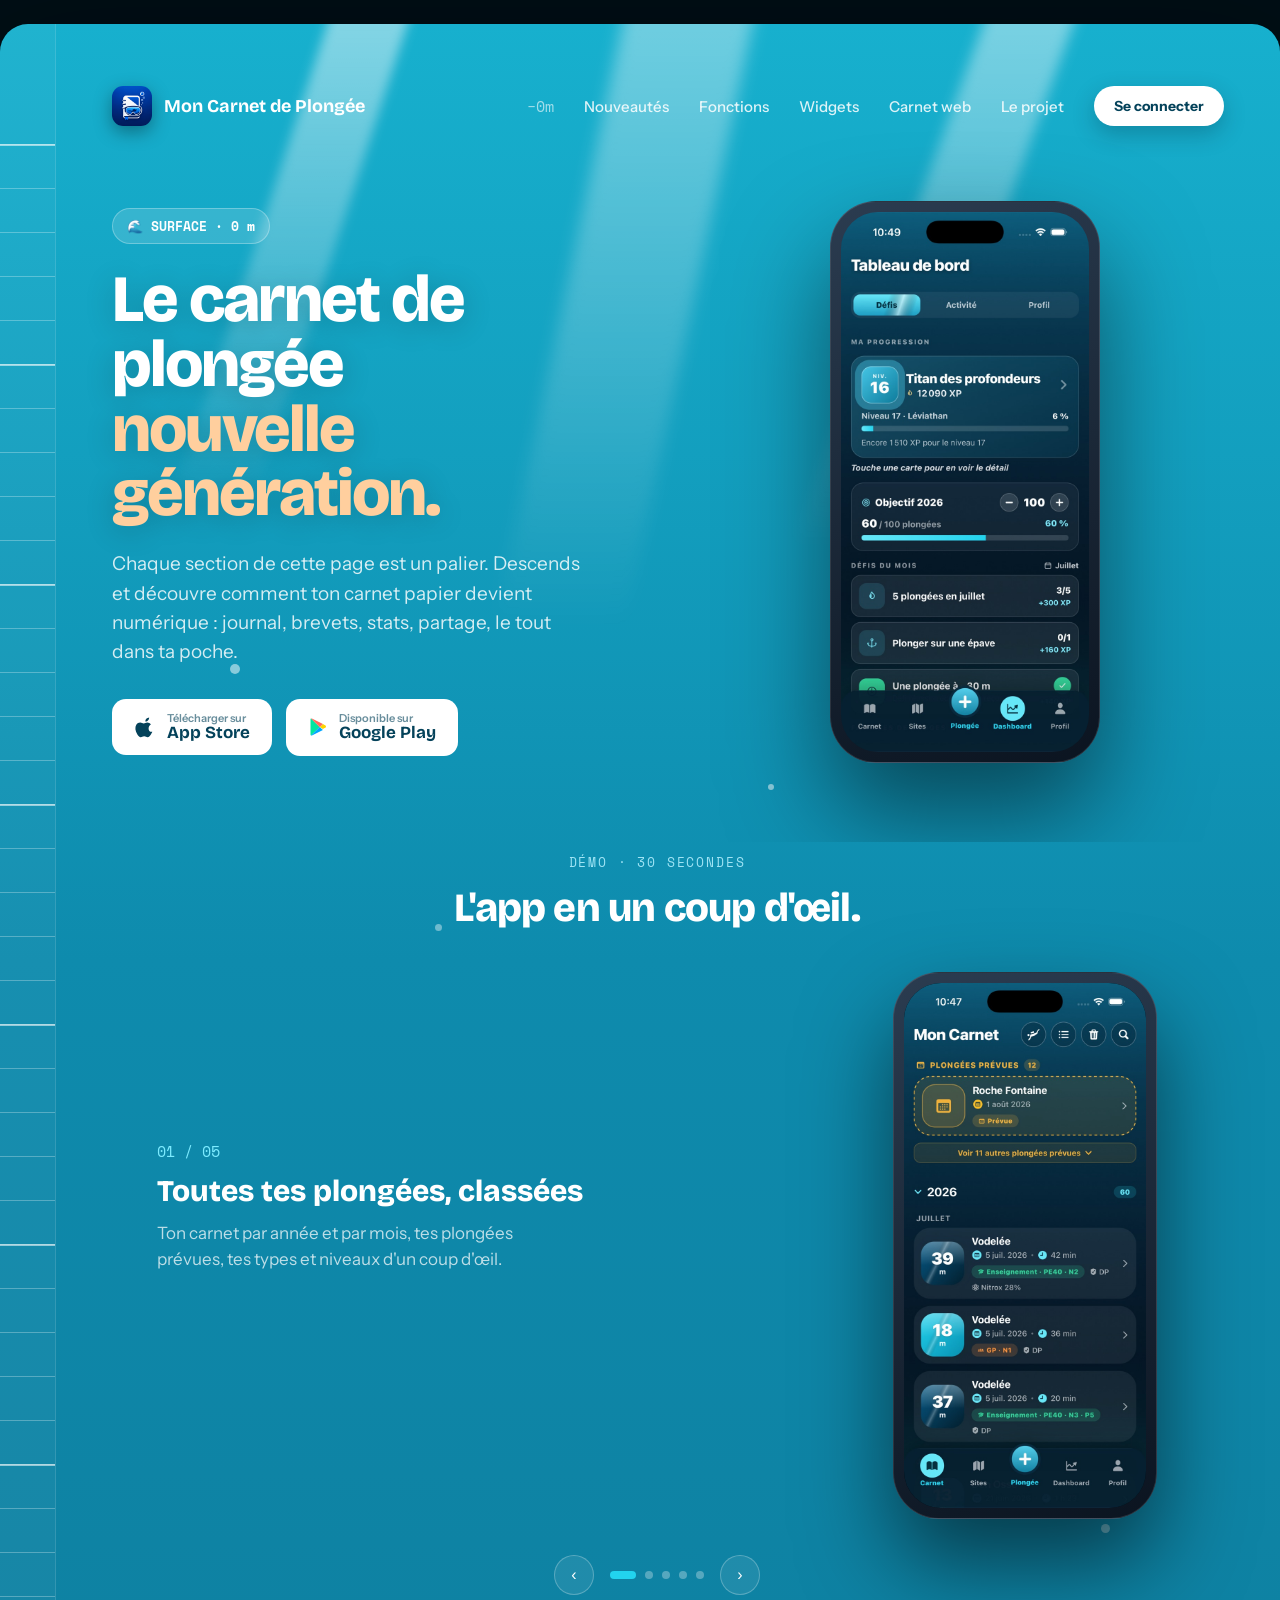
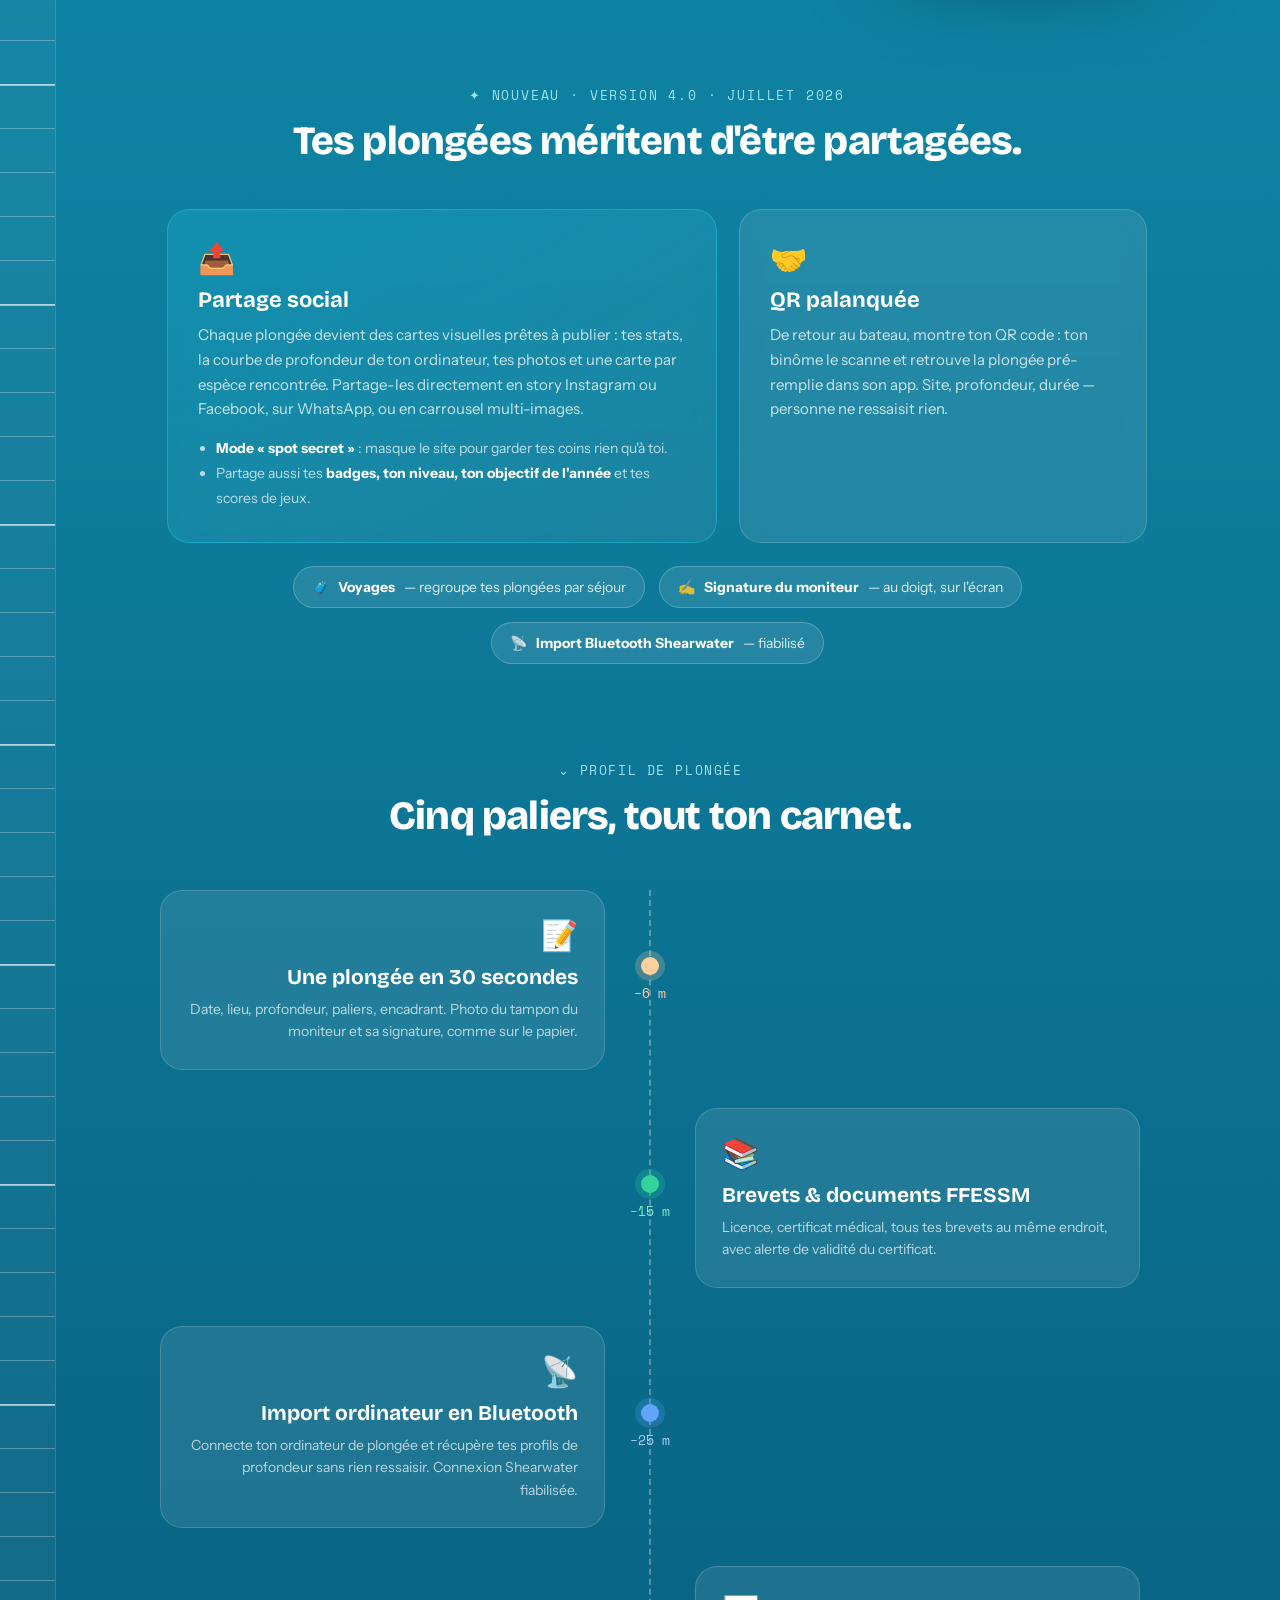
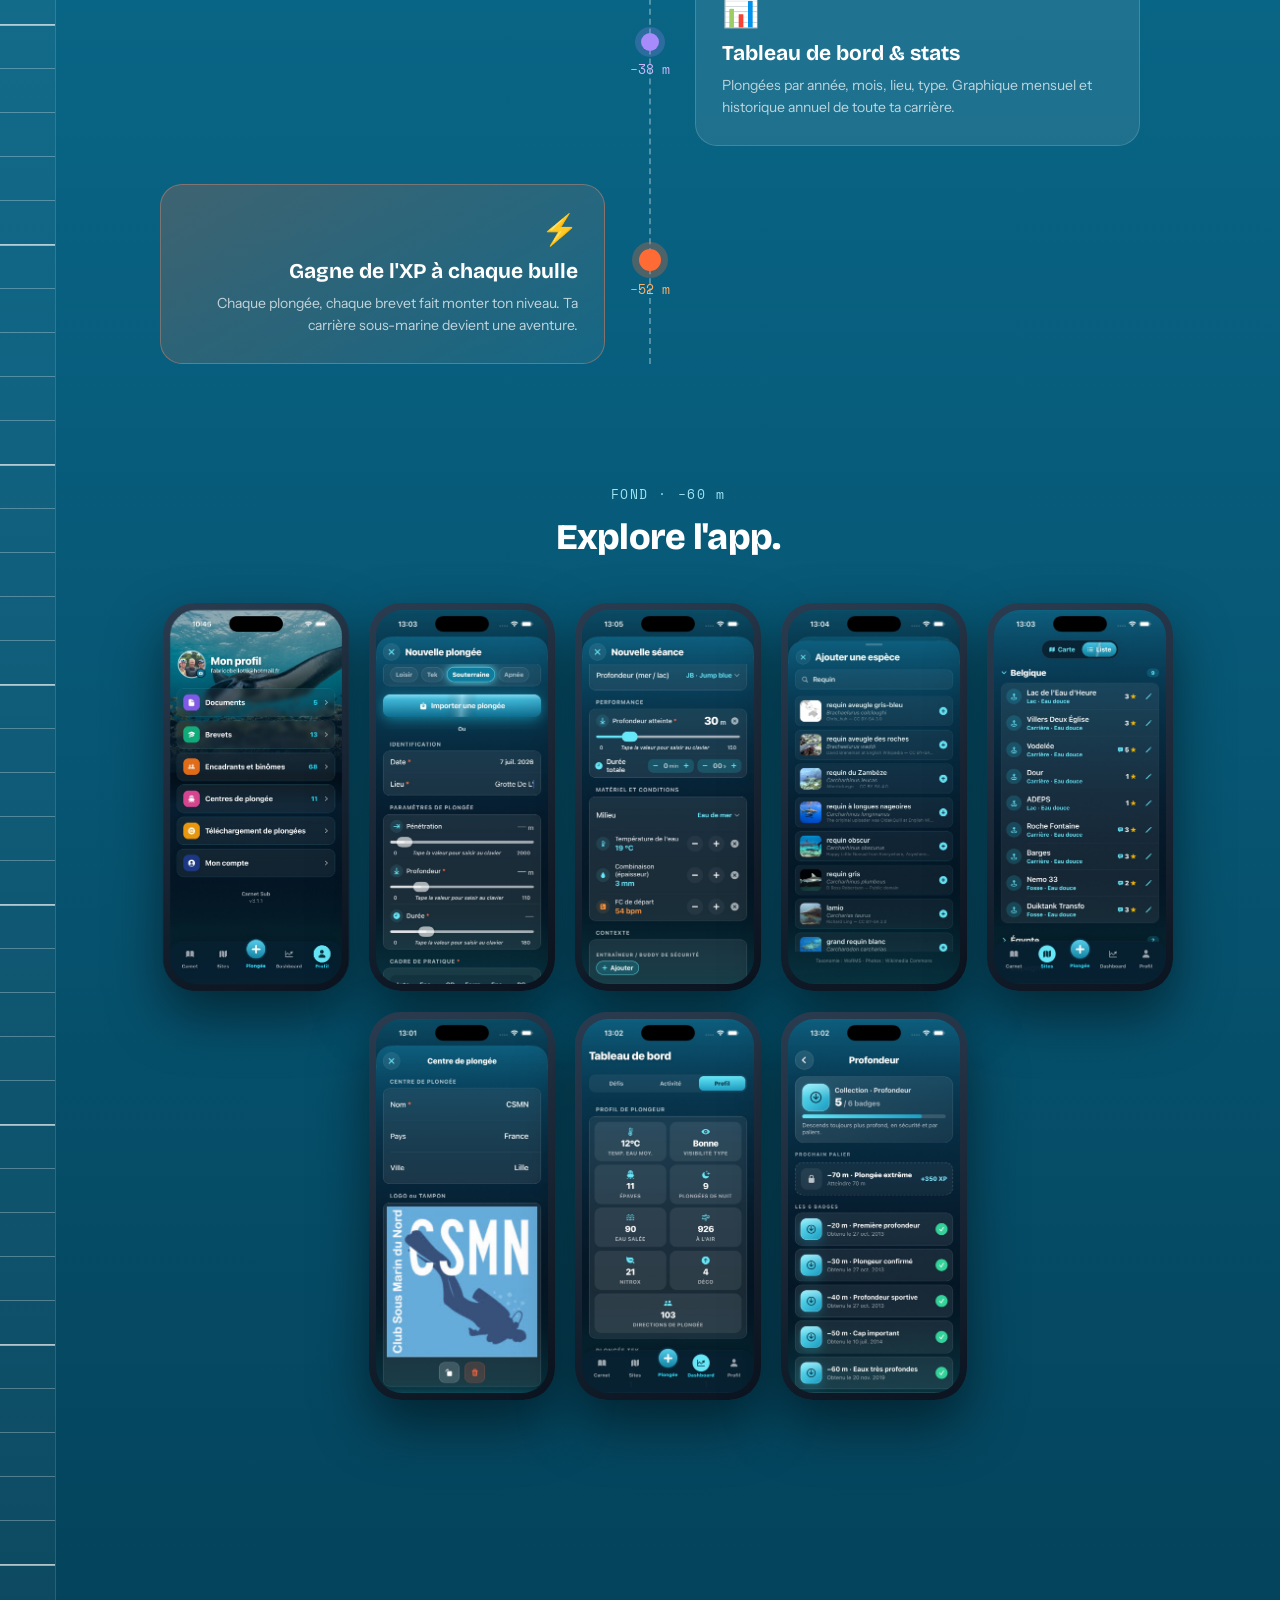
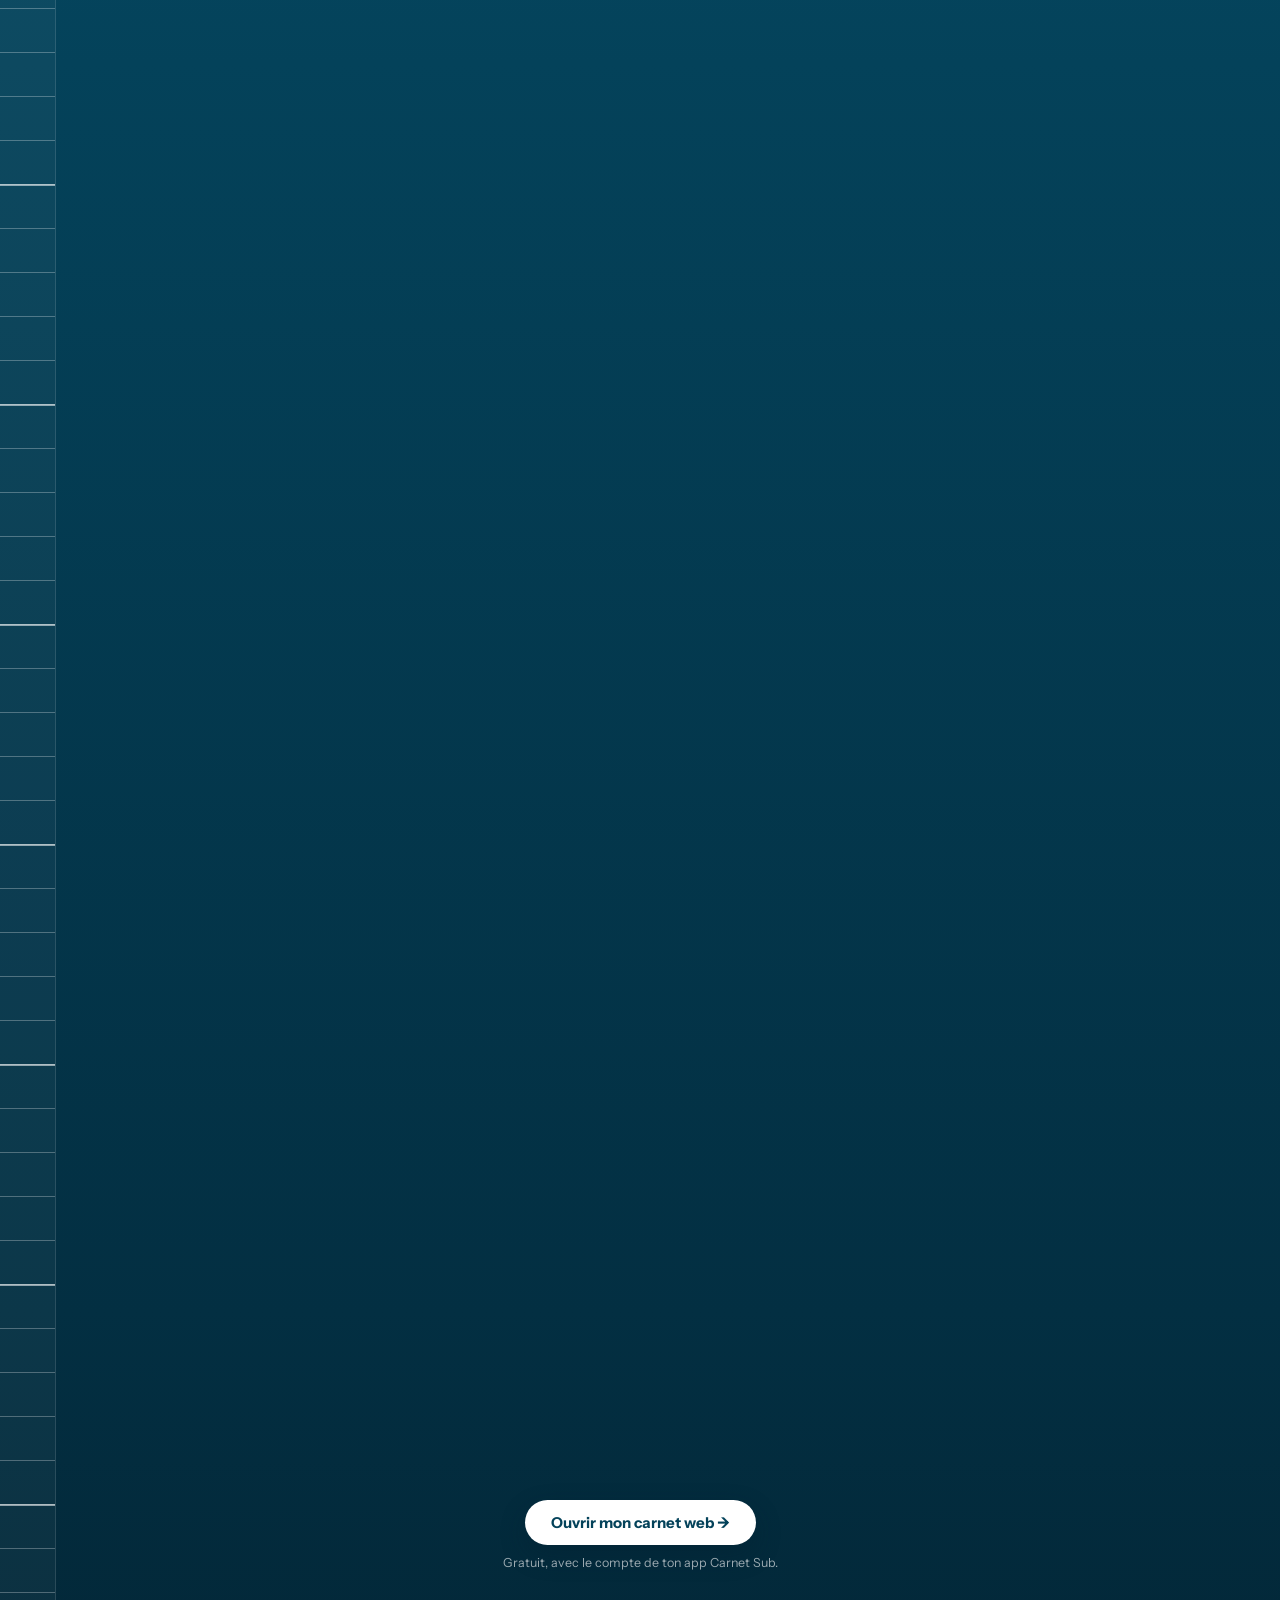
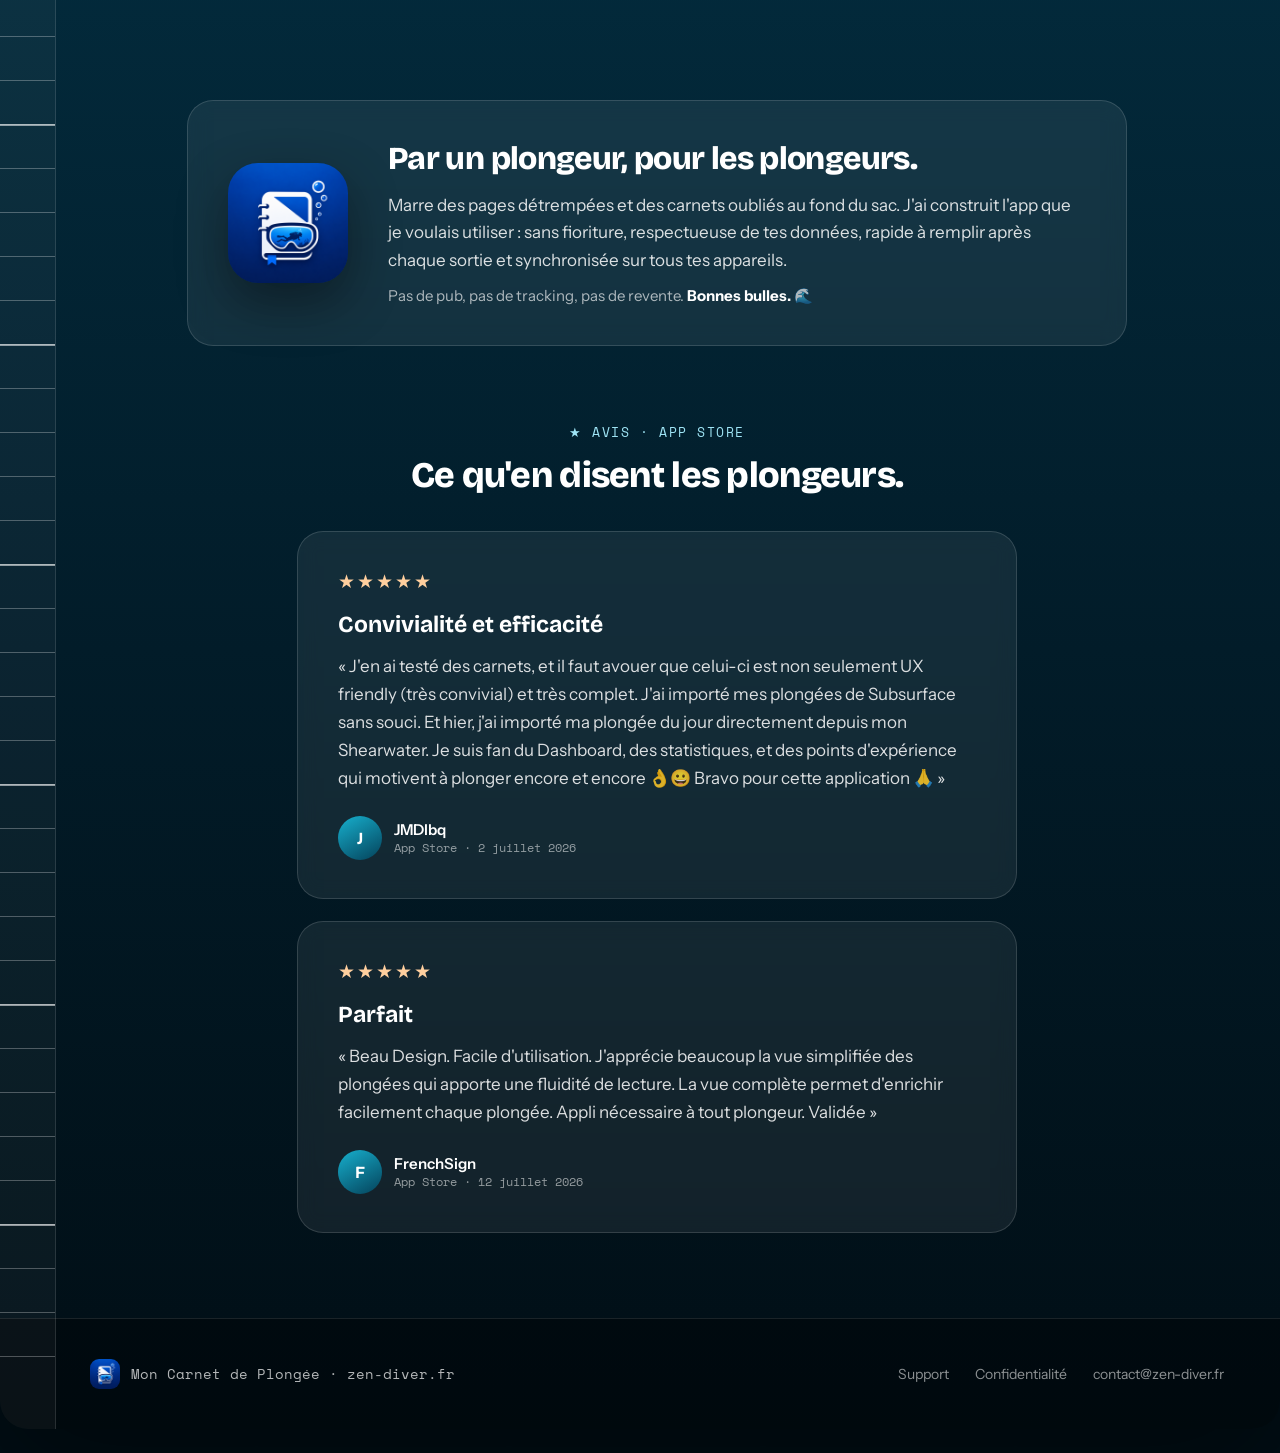
<file: index.html>
<!DOCTYPE html>
<html lang="fr">
<head>
  <meta charset="utf-8">
  <meta name="viewport" content="width=device-width, initial-scale=1">
  <title>Mon Carnet de Plongée — ton carnet de plongée & apnée</title>
  <meta name="description" content="Mon Carnet de Plongée : ton carnet papier devient numérique. Journal, brevets, statistiques, sites, partage social — loisir, Tek, souterraine et apnée. Sur iPhone et Android.">
  <link rel="icon" href="assets/images/icon.png">
  <meta property="og:type" content="website">
  <meta property="og:title" content="Mon Carnet de Plongée">
  <meta property="og:description" content="Ton carnet papier devient numérique. Journal, brevets, stats, sites — et partage tes plongées en story.">
  <meta property="og:image" content="assets/images/icon.png">
  <meta property="og:url" content="https://zen-diver.fr">
  <link rel="preconnect" href="https://fonts.googleapis.com">
  <link rel="preconnect" href="https://fonts.gstatic.com" crossorigin>
  <link href="https://fonts.googleapis.com/css2?family=Bricolage+Grotesque:opsz,wght@12..96,400;12..96,600;12..96,700;12..96,800&family=Instrument+Sans:wght@400;500;600&family=Space+Mono:wght@400;700&display=swap" rel="stylesheet">
  <style>
    * { box-sizing: border-box; }
    html, body { margin: 0; padding: 0; }
    body {
      background: #010E15;
      color: #fff;
      font-family: 'Instrument Sans', system-ui, sans-serif;
      -webkit-font-smoothing: antialiased;
      padding: 24px 0;
    }
    a { color: inherit; text-decoration: none; }

    @keyframes floatY { 0%,100% { transform: translateY(0); } 50% { transform: translateY(-14px); } }
    @keyframes rise {
      0% { transform: translateY(0) translateX(0); opacity: 0; }
      12% { opacity: 0.7; }
      100% { transform: translateY(-260px) translateX(14px); opacity: 0; }
    }
    @keyframes rays {
      0%,100% { opacity: 0.35; transform: skewX(-16deg) translateX(0); }
      50% { opacity: 0.6; transform: skewX(-16deg) translateX(12px); }
    }
    @keyframes riseIn { from { opacity: 0; transform: translateY(28px); } to { opacity: 1; transform: none; } }

    .reveal { opacity: 0; transform: translateY(26px); transition: opacity .7s cubic-bezier(.22,.61,.36,1), transform .7s cubic-bezier(.22,.61,.36,1); will-change: opacity, transform; }
    .reveal.in { opacity: 1; transform: none; }

    .store-btn { transition: transform .2s ease; }
    .store-btn:hover { transform: translateY(-2px); }

    /* Galerie « Explore l'app » — projecteur roaming */
    .gcard { position: relative; transition: transform .7s cubic-bezier(.22,.61,.36,1), box-shadow .6s ease, opacity .6s ease, filter .6s ease; }
    .gallery.spotting .gcard { opacity: .5; filter: saturate(.85) brightness(.78); }
    .gallery.spotting .gcard.spot {
      opacity: 1; filter: none; z-index: 3;
      transform: translateY(-14px) scale(1.07);
      animation: spotPulse 2s ease-in-out infinite;
    }
    @keyframes spotPulse {
      0%, 100% { box-shadow: 0 30px 70px rgba(0,0,0,.55), 0 0 0 2px rgba(34,211,238,.6), 0 0 40px 4px rgba(34,211,238,.35); }
      50%      { box-shadow: 0 36px 84px rgba(0,0,0,.6), 0 0 0 2px rgba(34,211,238,.95), 0 0 64px 12px rgba(34,211,238,.55); }
    }

    @media (prefers-reduced-motion: reduce) {
      * { animation: none !important; }
      .reveal { opacity: 1 !important; transform: none !important; transition: none !important; }
    }

    @media (max-width: 900px) {
      body { padding: 0; }
      #site { border-radius: 0 !important; box-shadow: none !important; }
      .hero-grid, .demo-grid, .new-grid { grid-template-columns: 1fr !important; }
      .depth-ruler { display: none !important; }
      .h1 { font-size: 40px !important; }
      .pad-side { padding-left: 22px !important; padding-right: 22px !important; }
      .gallery { overflow-x: auto !important; flex-wrap: nowrap !important; justify-content: flex-start !important; }
      .footer { padding-left: 22px !important; }
      .nav-sec { display: none !important; }
      .nav-row { padding-top: 34px !important; padding-bottom: 18px !important; }
      .hero-phone { min-height: auto !important; margin-top: 18px !important; }
      .sec-title { font-size: 30px !important; }
      .gallery-sec { padding: 20px 0 44px !important; }
      /* marges verticales : la carte active (soulevée + agrandie) n'est plus rognée */
      .gallery { padding: 34px 22px 30px !important; -webkit-overflow-scrolling: touch; }
    }

    /* Portrait téléphone : timeline en une colonne, carte histoire empilée */
    @media (max-width: 640px) {
      .h1 { font-size: 36px !important; }
      .timeline-line { left: 21px !important; }
      .palier { grid-template-columns: 42px 1fr !important; column-gap: 14px !important; align-items: start !important; margin-bottom: 26px !important; }
      .palier-empty { display: none !important; }
      .palier-dot { order: 0 !important; padding-top: 4px; }
      .palier-card { order: 1 !important; text-align: left !important; padding: 20px !important; }
      .story-card { grid-template-columns: 1fr !important; gap: 20px !important; padding: 26px !important; text-align: center !important; }
      .story-card > img { margin: 0 auto !important; width: 92px !important; height: 92px !important; }
      .demo-grid { gap: 24px !important; justify-items: center !important; }
      .demo-caps { min-height: 288px !important; text-align: center !important; width: 100%; }
      .demo-caps h3 { font-size: 26px !important; }
    }
  </style>
</head>
<body>

<section id="site" style="position:relative; max-width:1280px; width:100%; margin:0 auto; border-radius:28px; overflow:hidden; box-shadow:0 40px 120px rgba(0,0,0,0.45); background:linear-gradient(180deg, #17B0CE 0%, #0E8BAD 12%, #0E7C9C 26%, #086080 44%, #04425A 62%, #032F42 78%, #021C29 90%, #010E15 100%); font-family:'Instrument Sans',sans-serif;">

  <!-- depth ruler -->
  <div class="depth-ruler" style="position:absolute; top:0; bottom:0; left:0; width:56px; z-index:40; border-right:1px solid rgba(255,255,255,0.12); background:rgba(255,255,255,0.04);">
    <div style="position:absolute; top:120px; left:0; right:0; bottom:60px; background-image:repeating-linear-gradient(180deg, rgba(255,255,255,0.28) 0 1px, transparent 1px 44px);"></div>
    <div style="position:absolute; top:120px; left:0; right:0; bottom:60px; background-image:repeating-linear-gradient(180deg, rgba(255,255,255,0.55) 0 2px, transparent 2px 220px);"></div>
  </div>

  <!-- rising bubbles -->
  <div style="position:absolute; left:18%; top:640px; width:10px; height:10px; border-radius:50%; background:rgba(255,255,255,0.5); animation:rise 7s ease-in infinite; pointer-events:none;"></div>
  <div style="position:absolute; left:34%; top:900px; width:7px; height:7px; border-radius:50%; background:rgba(255,255,255,0.4); animation:rise 9s ease-in infinite 1.5s; pointer-events:none;"></div>
  <div style="position:absolute; left:72%; top:1200px; width:12px; height:12px; border-radius:50%; background:rgba(255,255,255,0.4); animation:rise 8s ease-in infinite 0.6s; pointer-events:none;"></div>
  <div style="position:absolute; left:60%; top:760px; width:6px; height:6px; border-radius:50%; background:rgba(255,255,255,0.5); animation:rise 6.5s ease-in infinite 2.2s; pointer-events:none;"></div>
  <div style="position:absolute; left:86%; top:1500px; width:9px; height:9px; border-radius:50%; background:rgba(255,255,255,0.35); animation:rise 10s ease-in infinite 1s; pointer-events:none;"></div>

  <!-- HERO / SURFACE -->
  <div style="position:relative; padding-left:56px; overflow:hidden;">
    <div style="position:absolute; top:-40px; left:20%; width:80px; height:520px; background:linear-gradient(180deg, rgba(255,255,255,0.5), transparent); transform:skewX(-18deg); filter:blur(6px); animation:rays 9s ease-in-out infinite; pointer-events:none;"></div>
    <div style="position:absolute; top:-40px; left:44%; width:130px; height:640px; background:linear-gradient(180deg, rgba(255,255,255,0.4), transparent); transform:skewX(-12deg); filter:blur(8px); animation:rays 11s ease-in-out infinite 1s; pointer-events:none;"></div>
    <div style="position:absolute; top:-40px; left:70%; width:90px; height:560px; background:linear-gradient(180deg, rgba(255,255,255,0.45), transparent); transform:skewX(-20deg); filter:blur(7px); animation:rays 10s ease-in-out infinite 0.5s; pointer-events:none;"></div>

    <!-- nav -->
    <div class="pad-side nav-row" style="position:relative; z-index:10; display:flex; align-items:center; justify-content:space-between; padding:62px 56px 26px; flex-wrap:wrap; gap:16px;">
      <div style="display:flex; align-items:center; gap:12px;">
        <img src="assets/images/icon.png" alt="Mon Carnet de Plongée" style="width:40px; height:40px; border-radius:11px; box-shadow:0 6px 18px rgba(0,0,0,0.35);">
        <span style="color:#fff; font-family:'Bricolage Grotesque',sans-serif; font-weight:700; font-size:18px;">Mon Carnet de Plongée</span>
      </div>
      <div style="display:flex; align-items:center; gap:30px;">
        <span class="nav-sec" style="color:rgba(255,255,255,0.6); font-size:15px; font-weight:400; font-family:'Space Mono',monospace;">−0m</span>
        <a class="nav-sec" href="#nouveautes" style="color:rgba(255,255,255,0.85); font-size:15px; font-weight:500;">Nouveautés</a>
        <a class="nav-sec" href="#paliers" style="color:rgba(255,255,255,0.85); font-size:15px; font-weight:500;">Fonctions</a>
        <a class="nav-sec" href="#widgets" style="color:rgba(255,255,255,0.85); font-size:15px; font-weight:500;">Widgets</a>
        <a class="nav-sec" href="#carnet-web" style="color:rgba(255,255,255,0.85); font-size:15px; font-weight:500;">Carnet web</a>
        <a class="nav-sec" href="#projet" style="color:rgba(255,255,255,0.85); font-size:15px; font-weight:500;">Le projet</a>
        <a href="https://carnet-sub-web.vercel.app" target="_blank" rel="noopener" style="display:inline-flex; align-items:center; gap:8px; background:#fff; color:#04425A; font-weight:700; font-size:14px; padding:11px 20px; border-radius:999px; box-shadow:0 8px 22px rgba(3,31,46,0.25);">Se connecter</a>
      </div>
    </div>

    <!-- hero grid -->
    <div class="hero-grid pad-side" style="position:relative; z-index:10; display:grid; grid-template-columns:1.05fr 0.95fr; gap:20px; align-items:center; padding:30px 56px 60px;">
      <div>
        <div style="display:inline-flex; align-items:center; gap:8px; background:rgba(255,255,255,0.14); border:1px solid rgba(255,255,255,0.28); color:#fff; font-size:13px; font-weight:600; padding:7px 14px; border-radius:999px; margin-bottom:24px; font-family:'Space Mono',monospace; animation:riseIn 0.7s cubic-bezier(.22,.61,.36,1) both;">🌊 SURFACE · 0 m</div>
        <h1 class="h1" style="margin:0 0 22px; font-family:'Bricolage Grotesque',sans-serif; font-weight:800; font-size:66px; line-height:0.98; letter-spacing:-0.03em; color:#fff; text-shadow:0 4px 30px rgba(0,0,0,0.2); animation:riseIn 0.8s cubic-bezier(.22,.61,.36,1) 0.08s both;">Le carnet de plongée<br><span style="color:#FFCf9e;">nouvelle génération.</span></h1>
        <p style="margin:0 0 32px; max-width:470px; font-size:19px; line-height:1.55; color:rgba(255,255,255,0.82); animation:riseIn 0.8s cubic-bezier(.22,.61,.36,1) 0.18s both;">Chaque section de cette page est un palier. Descends et découvre comment ton carnet papier devient numérique : journal, brevets, stats, partage, le tout dans ta poche.</p>
        <div id="stores" style="display:flex; align-items:center; gap:14px; flex-wrap:wrap; animation:riseIn 0.8s cubic-bezier(.22,.61,.36,1) 0.28s both;">
          <a class="store-btn" href="https://apps.apple.com/app/id6769454355" target="_blank" rel="noopener" style="display:inline-flex; align-items:center; gap:11px; background:#fff; color:#04425A; padding:13px 22px; border-radius:14px; font-weight:600;">
            <svg width="22" height="22" viewBox="0 0 24 24" fill="#04425A"><path d="M16.5 1.5c.1 1.2-.4 2.3-1.1 3.1-.7.9-1.9 1.5-3 1.4-.1-1.1.4-2.3 1.1-3 .7-.8 2-1.4 3-1.5zM20 17.2c-.5 1.2-.8 1.7-1.4 2.7-.9 1.4-2.2 3.2-3.8 3.2-1.4 0-1.8-.9-3.7-.9s-2.3.9-3.7.9c-1.6 0-2.8-1.6-3.7-3C1.2 16.5.9 12 2.5 9.6c1-1.6 2.6-2.5 4.2-2.5 1.6 0 2.6 1 3.9 1s2.1-1 3.9-1c1.4 0 2.9.8 3.9 2.1-3.4 1.9-2.9 6.8-.5 8z"/></svg>
            <span style="display:flex; flex-direction:column; line-height:1.1;"><span style="font-size:11px; opacity:0.6;">Télécharger sur</span><span style="font-size:17px; font-weight:700; font-family:'Bricolage Grotesque',sans-serif;">App Store</span></span>
          </a>
          <a class="store-btn" href="https://play.google.com/store/apps/details?id=fr.zendiver.moncarnet" target="_blank" rel="noopener" style="display:inline-flex; align-items:center; gap:11px; background:#fff; color:#04425A; padding:13px 22px; border-radius:14px; font-weight:600;">
            <svg width="20" height="22" viewBox="0 0 24 24"><path fill="#00E5A0" d="M3.6 1.8 14 12 3.6 22.2c-.4-.2-.6-.6-.6-1.1V2.9c0-.5.2-.9.6-1.1z"/><path fill="#FFD400" d="M17.9 8.5 21 10.3c.8.5.8 1.7 0 2.2l-3.1 1.8L14 12l3.9-3.5z"/><path fill="#FF6B5C" d="M3.6 1.8c.3-.2.7-.2 1.1 0L17.9 8.5 14 12 3.6 1.8z"/><path fill="#00A6FF" d="M14 12l3.9 3.5L4.7 22.2c-.4.2-.8.2-1.1 0L14 12z"/></svg>
            <span style="display:flex; flex-direction:column; line-height:1.1;"><span style="font-size:11px; opacity:0.6;">Disponible sur</span><span style="font-size:17px; font-weight:700; font-family:'Bricolage Grotesque',sans-serif;">Google Play</span></span>
          </a>
        </div>
      </div>
      <div class="hero-phone" style="position:relative; display:flex; justify-content:center; align-items:center; min-height:600px;">
        <div style="position:relative; z-index:2; width:270px; animation:floatY 7s ease-in-out infinite;">
          <div style="border-radius:46px; padding:10px; background:linear-gradient(160deg,#2b3c50,#0b1420); box-shadow:0 50px 100px rgba(0,0,0,0.5); border:1px solid rgba(255,255,255,0.12);">
            <img src="assets/screens/dashboard.jpg" alt="Tableau de bord Mon Carnet de Plongée" style="width:100%; display:block; border-radius:37px;">
          </div>
        </div>
      </div>
    </div>
  </div>

  <!-- DÉMO / DIAPORAMA -->
  <div class="pad-side" style="position:relative; padding:10px 56px 70px 90px;">
    <div class="reveal" style="text-align:center; margin:0 auto 40px;">
      <div style="font-family:'Space Mono',monospace; color:#9FE4F5; font-size:13px; letter-spacing:0.14em; margin-bottom:12px;">DÉMO · 30 SECONDES</div>
      <h2 class="sec-title" style="margin:0; font-family:'Bricolage Grotesque',sans-serif; font-weight:800; font-size:40px; letter-spacing:-0.02em; color:#fff;">L'app en un coup d'œil.</h2>
    </div>

    <div id="demo" style="max-width:1000px; margin:0 auto;">
      <div class="demo-grid" style="display:grid; grid-template-columns:1fr auto; gap:56px; align-items:center;">
        <!-- captions stack -->
        <div class="demo-caps" style="position:relative; min-height:210px;">
          <div data-cap style="position:absolute; inset:0; opacity:1; transition:opacity 0.5s ease;">
            <div style="font-family:'Space Mono',monospace; font-size:15px; color:#7DEBFF; margin-bottom:14px;">01 / 05</div>
            <h3 style="margin:0 0 12px; font-family:'Bricolage Grotesque',sans-serif; font-weight:800; font-size:30px; line-height:1.05; color:#fff;">Toutes tes plongées, classées</h3>
            <p style="margin:0; font-size:17px; line-height:1.55; color:rgba(255,255,255,0.72); max-width:400px;">Ton carnet par année et par mois, tes plongées prévues, tes types et niveaux d'un coup d'œil.</p>
          </div>
          <div data-cap style="position:absolute; inset:0; opacity:0; transition:opacity 0.5s ease;">
            <div style="font-family:'Space Mono',monospace; font-size:15px; color:#7DEBFF; margin-bottom:14px;">02 / 05</div>
            <h3 style="margin:0 0 12px; font-family:'Bricolage Grotesque',sans-serif; font-weight:800; font-size:30px; line-height:1.05; color:#fff;">Une plongée en 30 secondes</h3>
            <p style="margin:0; font-size:17px; line-height:1.55; color:rgba(255,255,255,0.72); max-width:400px;">Loisir, Tek, souterraine ou apnée : saisis l'essentiel en un instant, ou importe depuis ton ordinateur.</p>
          </div>
          <div data-cap style="position:absolute; inset:0; opacity:0; transition:opacity 0.5s ease;">
            <div style="font-family:'Space Mono',monospace; font-size:15px; color:#7DEBFF; margin-bottom:14px;">03 / 05</div>
            <h3 style="margin:0 0 12px; font-family:'Bricolage Grotesque',sans-serif; font-weight:800; font-size:30px; line-height:1.05; color:#fff;">Tes sites sur la carte</h3>
            <p style="margin:0; font-size:17px; line-height:1.55; color:rgba(255,255,255,0.72); max-width:400px;">Tous tes spots géolocalisés, notés et prêts à être revisités, de la carrière locale à la croisière lointaine.</p>
          </div>
          <div data-cap style="position:absolute; inset:0; opacity:0; transition:opacity 0.5s ease;">
            <div style="font-family:'Space Mono',monospace; font-size:15px; color:#7DEBFF; margin-bottom:14px;">04 / 05</div>
            <h3 style="margin:0 0 12px; font-family:'Bricolage Grotesque',sans-serif; font-weight:800; font-size:30px; line-height:1.05; color:#fff;">Tes stats, ta progression</h3>
            <p style="margin:0; font-size:17px; line-height:1.55; color:rgba(255,255,255,0.72); max-width:400px;">Profondeurs, durées, types, historique annuel : toute ta carrière sous-marine en chiffres et en graphiques.</p>
          </div>
          <div data-cap style="position:absolute; inset:0; opacity:0; transition:opacity 0.5s ease;">
            <div style="font-family:'Space Mono',monospace; font-size:15px; color:#7DEBFF; margin-bottom:14px;">05 / 05</div>
            <h3 style="margin:0 0 12px; font-family:'Bricolage Grotesque',sans-serif; font-weight:800; font-size:30px; line-height:1.05; color:#fff;">Brevets & documents à portée</h3>
            <p style="margin:0; font-size:17px; line-height:1.55; color:rgba(255,255,255,0.72); max-width:400px;">Licence, certificat médical, brevets, assurances : tous tes papiers réunis, même hors-ligne.</p>
          </div>
        </div>

        <!-- phone -->
        <div style="width:264px; animation:floatY 7s ease-in-out infinite;">
          <div style="border-radius:46px; padding:10px; background:linear-gradient(160deg,#2b3c50,#0b1420); box-shadow:0 44px 90px rgba(0,0,0,0.55); border:1px solid rgba(255,255,255,0.12);">
            <div style="position:relative; aspect-ratio:250/542; border-radius:37px; overflow:hidden; background:#010A12;">
              <div data-slide style="position:absolute; inset:0; opacity:1; z-index:2; transition:opacity 0.6s ease;"><img src="assets/screens/carnet.jpg" alt="Carnet de plongées" style="width:100%; height:100%; object-fit:cover; display:block;"></div>
              <div data-slide style="position:absolute; inset:0; opacity:0; z-index:1; transition:opacity 0.6s ease;"><img src="assets/screens/nouvelle-plongee.jpg" alt="Nouvelle plongée" style="width:100%; height:100%; object-fit:cover; display:block;"></div>
              <div data-slide style="position:absolute; inset:0; opacity:0; z-index:1; transition:opacity 0.6s ease;"><img src="assets/screens/sites.jpg" alt="Sites sur la carte" style="width:100%; height:100%; object-fit:cover; display:block;"></div>
              <div data-slide style="position:absolute; inset:0; opacity:0; z-index:1; transition:opacity 0.6s ease;"><img src="assets/screens/stats.jpg" alt="Statistiques" style="width:100%; height:100%; object-fit:cover; display:block;"></div>
              <div data-slide style="position:absolute; inset:0; opacity:0; z-index:1; transition:opacity 0.6s ease;"><img src="assets/screens/documents.jpg" alt="Documents et brevets" style="width:100%; height:100%; object-fit:cover; display:block;"></div>
            </div>
          </div>
        </div>
      </div>

      <!-- controls -->
      <div style="display:flex; align-items:center; justify-content:center; gap:16px; margin-top:36px;">
        <button data-prev aria-label="Précédent" style="width:40px; height:40px; border-radius:20px; border:1px solid rgba(255,255,255,0.25); background:rgba(255,255,255,0.08); color:#fff; font-size:16px; cursor:pointer; display:flex; align-items:center; justify-content:center;">‹</button>
        <div style="display:flex; align-items:center; gap:9px;">
          <button data-dot aria-label="Aller au slide 1" style="height:8px; width:26px; border:none; padding:0; border-radius:99px; background:#22D3EE; cursor:pointer; transition:all 0.4s ease;"></button>
          <button data-dot aria-label="Aller au slide 2" style="height:8px; width:8px; border:none; padding:0; border-radius:99px; background:rgba(255,255,255,0.3); cursor:pointer; transition:all 0.4s ease;"></button>
          <button data-dot aria-label="Aller au slide 3" style="height:8px; width:8px; border:none; padding:0; border-radius:99px; background:rgba(255,255,255,0.3); cursor:pointer; transition:all 0.4s ease;"></button>
          <button data-dot aria-label="Aller au slide 4" style="height:8px; width:8px; border:none; padding:0; border-radius:99px; background:rgba(255,255,255,0.3); cursor:pointer; transition:all 0.4s ease;"></button>
          <button data-dot aria-label="Aller au slide 5" style="height:8px; width:8px; border:none; padding:0; border-radius:99px; background:rgba(255,255,255,0.3); cursor:pointer; transition:all 0.4s ease;"></button>
        </div>
        <button data-next aria-label="Suivant" style="width:40px; height:40px; border-radius:20px; border:1px solid rgba(255,255,255,0.25); background:rgba(255,255,255,0.08); color:#fff; font-size:16px; cursor:pointer; display:flex; align-items:center; justify-content:center;">›</button>
      </div>
    </div>
  </div>

  <!-- NOUVEAUTÉS 4.0 -->
  <div id="nouveautes" class="pad-side" style="position:relative; padding:20px 56px 76px 90px;">
    <div class="reveal" style="text-align:center; margin:0 auto 44px;">
      <div style="font-family:'Space Mono',monospace; color:#9FE4F5; font-size:13px; letter-spacing:0.14em; margin-bottom:12px;">✦ NOUVEAU · VERSION 4.0 · JUILLET 2026</div>
      <h2 class="sec-title" style="margin:0; font-family:'Bricolage Grotesque',sans-serif; font-weight:800; font-size:40px; letter-spacing:-0.02em; color:#fff;">Tes plongées méritent d'être partagées.</h2>
    </div>

    <div class="new-grid" style="display:grid; grid-template-columns:1.35fr 1fr; gap:22px; max-width:980px; margin:0 auto;">
      <!-- Partage social -->
      <div class="reveal" style="background:linear-gradient(150deg,rgba(34,211,238,0.20),rgba(255,255,255,0.06)); border:1px solid rgba(34,211,238,0.4); border-radius:22px; padding:30px; backdrop-filter:blur(10px);">
        <div style="font-size:30px; margin-bottom:10px;">📤</div>
        <h3 style="margin:0 0 10px; font-family:'Bricolage Grotesque',sans-serif; font-weight:700; font-size:22px; color:#fff;">Partage social</h3>
        <p style="margin:0 0 14px; font-size:15px; line-height:1.65; color:rgba(255,255,255,0.78);">Chaque plongée devient des cartes visuelles prêtes à publier : tes stats, la courbe de profondeur de ton ordinateur, tes photos et une carte par espèce rencontrée. Partage-les directement en story Instagram ou Facebook, sur WhatsApp, ou en carrousel multi-images.</p>
        <ul style="margin:0; padding-left:18px; font-size:14px; line-height:1.8; color:rgba(255,255,255,0.72);">
          <li><strong style="color:#fff;">Mode « spot secret »</strong> : masque le site pour garder tes coins rien qu'à toi.</li>
          <li>Partage aussi tes <strong style="color:#fff;">badges, ton niveau, ton objectif de l'année</strong> et tes scores de jeux.</li>
        </ul>
      </div>

      <!-- QR palanquée -->
      <div class="reveal" style="background:rgba(255,255,255,0.09); border:1px solid rgba(255,255,255,0.16); border-radius:22px; padding:30px; backdrop-filter:blur(10px);">
        <div style="font-size:30px; margin-bottom:10px;">🤝</div>
        <h3 style="margin:0 0 10px; font-family:'Bricolage Grotesque',sans-serif; font-weight:700; font-size:22px; color:#fff;">QR palanquée</h3>
        <p style="margin:0; font-size:15px; line-height:1.65; color:rgba(255,255,255,0.78);">De retour au bateau, montre ton QR code : ton binôme le scanne et retrouve la plongée pré-remplie dans son app. Site, profondeur, durée — personne ne ressaisit rien.</p>
      </div>
    </div>

    <!-- aussi dans les dernières versions -->
    <div class="reveal" style="display:flex; flex-wrap:wrap; gap:14px; justify-content:center; max-width:980px; margin:24px auto 0;">
      <span style="display:inline-flex; align-items:center; gap:9px; background:rgba(255,255,255,0.10); border:1px solid rgba(255,255,255,0.22); border-radius:999px; padding:11px 18px; font-size:14px; color:rgba(255,255,255,0.85);">🧳 <strong style="color:#fff;">Voyages</strong> — regroupe tes plongées par séjour</span>
      <span style="display:inline-flex; align-items:center; gap:9px; background:rgba(255,255,255,0.10); border:1px solid rgba(255,255,255,0.22); border-radius:999px; padding:11px 18px; font-size:14px; color:rgba(255,255,255,0.85);">✍️ <strong style="color:#fff;">Signature du moniteur</strong> — au doigt, sur l'écran</span>
      <span style="display:inline-flex; align-items:center; gap:9px; background:rgba(255,255,255,0.10); border:1px solid rgba(255,255,255,0.22); border-radius:999px; padding:11px 18px; font-size:14px; color:rgba(255,255,255,0.85);">📡 <strong style="color:#fff;">Import Bluetooth Shearwater</strong> — fiabilisé</span>
    </div>
  </div>

  <!-- DESCENT TIMELINE -->
  <div id="paliers" class="pad-side" style="position:relative; padding:20px 70px 80px 90px;">
    <div class="reveal" style="text-align:center; margin:0 auto 50px;">
      <div style="font-family:'Space Mono',monospace; color:#9FE4F5; font-size:13px; letter-spacing:0.12em; margin-bottom:12px;">⌄ PROFIL DE PLONGÉE</div>
      <h2 class="sec-title" style="margin:0; font-family:'Bricolage Grotesque',sans-serif; font-weight:800; font-size:40px; letter-spacing:-0.02em; color:#fff;">Cinq paliers, tout ton carnet.</h2>
    </div>

    <div style="position:relative; max-width:980px; margin:0 auto;">
      <div class="timeline-line" style="position:absolute; left:50%; top:0; bottom:0; width:0; border-left:2px dashed rgba(255,255,255,0.3); transform:translateX(-1px);"></div>

      <!-- palier 1 (left) −6m -->
      <div class="reveal palier" style="position:relative; display:grid; grid-template-columns:1fr 90px 1fr; align-items:center; margin-bottom:38px;">
        <div class="palier-card" style="background:rgba(255,255,255,0.09); border:1px solid rgba(255,255,255,0.16); border-radius:22px; padding:26px; backdrop-filter:blur(10px); text-align:right;">
          <div style="font-size:30px; margin-bottom:10px;">📝</div>
          <h3 style="margin:0 0 8px; font-family:'Bricolage Grotesque',sans-serif; font-weight:700; font-size:21px; color:#fff;">Une plongée en 30 secondes</h3>
          <p style="margin:0; font-size:14px; line-height:1.6; color:rgba(255,255,255,0.7);">Date, lieu, profondeur, paliers, encadrant. Photo du tampon du moniteur et sa signature, comme sur le papier.</p>
        </div>
        <div class="palier-dot" style="display:flex; flex-direction:column; align-items:center;">
          <div style="width:18px; height:18px; border-radius:50%; background:#FFCf9e; box-shadow:0 0 0 6px rgba(255,207,158,0.22);"></div>
          <span style="font-family:'Space Mono',monospace; font-size:13px; color:#FFCf9e; margin-top:8px;">−6 m</span>
        </div>
        <div class="palier-empty"></div>
      </div>

      <!-- palier 2 (right) −15m -->
      <div class="reveal palier" style="position:relative; display:grid; grid-template-columns:1fr 90px 1fr; align-items:center; margin-bottom:38px;">
        <div class="palier-empty"></div>
        <div class="palier-dot" style="display:flex; flex-direction:column; align-items:center;">
          <div style="width:18px; height:18px; border-radius:50%; background:#34D399; box-shadow:0 0 0 6px rgba(52,211,153,0.22);"></div>
          <span style="font-family:'Space Mono',monospace; font-size:13px; color:#7DECC0; margin-top:8px;">−15 m</span>
        </div>
        <div class="palier-card" style="background:rgba(255,255,255,0.09); border:1px solid rgba(255,255,255,0.16); border-radius:22px; padding:26px; backdrop-filter:blur(10px);">
          <div style="font-size:30px; margin-bottom:10px;">📚</div>
          <h3 style="margin:0 0 8px; font-family:'Bricolage Grotesque',sans-serif; font-weight:700; font-size:21px; color:#fff;">Brevets & documents FFESSM</h3>
          <p style="margin:0; font-size:14px; line-height:1.6; color:rgba(255,255,255,0.7);">Licence, certificat médical, tous tes brevets au même endroit, avec alerte de validité du certificat.</p>
        </div>
      </div>

      <!-- palier 3 (left) −25m -->
      <div class="reveal palier" style="position:relative; display:grid; grid-template-columns:1fr 90px 1fr; align-items:center; margin-bottom:38px;">
        <div class="palier-card" style="background:rgba(255,255,255,0.09); border:1px solid rgba(255,255,255,0.16); border-radius:22px; padding:26px; backdrop-filter:blur(10px); text-align:right;">
          <div style="font-size:30px; margin-bottom:10px;">📡</div>
          <h3 style="margin:0 0 8px; font-family:'Bricolage Grotesque',sans-serif; font-weight:700; font-size:21px; color:#fff;">Import ordinateur en Bluetooth</h3>
          <p style="margin:0; font-size:14px; line-height:1.6; color:rgba(255,255,255,0.7);">Connecte ton ordinateur de plongée et récupère tes profils de profondeur sans rien ressaisir. Connexion Shearwater fiabilisée.</p>
        </div>
        <div class="palier-dot" style="display:flex; flex-direction:column; align-items:center;">
          <div style="width:18px; height:18px; border-radius:50%; background:#60A5FA; box-shadow:0 0 0 6px rgba(96,165,250,0.22);"></div>
          <span style="font-family:'Space Mono',monospace; font-size:13px; color:#A9CCFB; margin-top:8px;">−25 m</span>
        </div>
        <div class="palier-empty"></div>
      </div>

      <!-- palier 4 (right) −38m -->
      <div class="reveal palier" style="position:relative; display:grid; grid-template-columns:1fr 90px 1fr; align-items:center; margin-bottom:38px;">
        <div class="palier-empty"></div>
        <div class="palier-dot" style="display:flex; flex-direction:column; align-items:center;">
          <div style="width:18px; height:18px; border-radius:50%; background:#A78BFA; box-shadow:0 0 0 6px rgba(167,139,250,0.22);"></div>
          <span style="font-family:'Space Mono',monospace; font-size:13px; color:#C9B8FB; margin-top:8px;">−38 m</span>
        </div>
        <div class="palier-card" style="background:rgba(255,255,255,0.09); border:1px solid rgba(255,255,255,0.16); border-radius:22px; padding:26px; backdrop-filter:blur(10px);">
          <div style="font-size:30px; margin-bottom:10px;">📊</div>
          <h3 style="margin:0 0 8px; font-family:'Bricolage Grotesque',sans-serif; font-weight:700; font-size:21px; color:#fff;">Tableau de bord & stats</h3>
          <p style="margin:0; font-size:14px; line-height:1.6; color:rgba(255,255,255,0.7);">Plongées par année, mois, lieu, type. Graphique mensuel et historique annuel de toute ta carrière.</p>
        </div>
      </div>

      <!-- palier 5 (left) −52m — accentué -->
      <div class="reveal palier" style="position:relative; display:grid; grid-template-columns:1fr 90px 1fr; align-items:center;">
        <div class="palier-card" style="background:linear-gradient(150deg,rgba(255,107,53,0.22),rgba(255,255,255,0.06)); border:1px solid rgba(255,138,101,0.4); border-radius:22px; padding:26px; backdrop-filter:blur(10px); text-align:right;">
          <div style="font-size:30px; margin-bottom:10px;">⚡</div>
          <h3 style="margin:0 0 8px; font-family:'Bricolage Grotesque',sans-serif; font-weight:700; font-size:21px; color:#fff;">Gagne de l'XP à chaque bulle</h3>
          <p style="margin:0; font-size:14px; line-height:1.6; color:rgba(255,255,255,0.72);">Chaque plongée, chaque brevet fait monter ton niveau. Ta carrière sous-marine devient une aventure.</p>
        </div>
        <div class="palier-dot" style="display:flex; flex-direction:column; align-items:center;">
          <div style="width:22px; height:22px; border-radius:50%; background:#FF6B35; box-shadow:0 0 0 7px rgba(255,107,53,0.28);"></div>
          <span style="font-family:'Space Mono',monospace; font-size:13px; color:#FFB067; margin-top:8px;">−52 m</span>
        </div>
        <div class="palier-empty"></div>
      </div>
    </div>
  </div>

  <!-- GALLERY at depth -->
  <div class="gallery-sec" style="position:relative; padding:40px 0 80px 56px;">
    <div class="reveal" style="text-align:center; margin:0 auto 44px;">
      <div style="font-family:'Space Mono',monospace; color:#9FE4F5; font-size:13px; letter-spacing:0.12em; margin-bottom:12px;">FOND · −60 m</div>
      <h2 class="sec-title" style="margin:0; font-family:'Bricolage Grotesque',sans-serif; font-weight:800; font-size:36px; letter-spacing:-0.02em; color:#fff;">Explore l'app.</h2>
    </div>
    <div class="gallery" style="display:flex; flex-wrap:wrap; gap:22px 20px; justify-content:center; padding:0 40px;">
      <div class="reveal gcard" style="width:186px; flex-shrink:0; border-radius:32px; padding:7px; background:linear-gradient(160deg,#2b3c50,#0b1420); box-shadow:0 24px 54px rgba(0,0,0,0.5);"><img src="assets/screens/profil.jpg" loading="lazy" alt="Mon profil" style="width:100%; display:block; border-radius:26px;"></div>
      <div class="reveal gcard" style="width:186px; flex-shrink:0; border-radius:32px; padding:7px; background:linear-gradient(160deg,#2b3c50,#0b1420); box-shadow:0 24px 54px rgba(0,0,0,0.5);"><img src="assets/screens/souterraine.jpg" loading="lazy" alt="Plongée souterraine" style="width:100%; display:block; border-radius:26px;"></div>
      <div class="reveal gcard" style="width:186px; flex-shrink:0; border-radius:32px; padding:7px; background:linear-gradient(160deg,#2b3c50,#0b1420); box-shadow:0 24px 54px rgba(0,0,0,0.5);"><img src="assets/screens/seance-apnee.jpg" loading="lazy" alt="Séance d'apnée" style="width:100%; display:block; border-radius:26px;"></div>
      <div class="reveal gcard" style="width:186px; flex-shrink:0; border-radius:32px; padding:7px; background:linear-gradient(160deg,#2b3c50,#0b1420); box-shadow:0 24px 54px rgba(0,0,0,0.5);"><img src="assets/screens/especes.jpg" loading="lazy" alt="Ajouter une espèce (faune)" style="width:100%; display:block; border-radius:26px;"></div>
      <div class="reveal gcard" style="width:186px; flex-shrink:0; border-radius:32px; padding:7px; background:linear-gradient(160deg,#2b3c50,#0b1420); box-shadow:0 24px 54px rgba(0,0,0,0.5);"><img src="assets/screens/sites-liste.jpg" loading="lazy" alt="Sites en liste par pays" style="width:100%; display:block; border-radius:26px;"></div>
      <div class="reveal gcard" style="width:186px; flex-shrink:0; border-radius:32px; padding:7px; background:linear-gradient(160deg,#2b3c50,#0b1420); box-shadow:0 24px 54px rgba(0,0,0,0.5);"><img src="assets/screens/centre-csmn.jpg" loading="lazy" alt="Fiche centre de plongée" style="width:100%; display:block; border-radius:26px;"></div>
      <div class="reveal gcard" style="width:186px; flex-shrink:0; border-radius:32px; padding:7px; background:linear-gradient(160deg,#2b3c50,#0b1420); box-shadow:0 24px 54px rgba(0,0,0,0.5);"><img src="assets/screens/dashboard-profil.jpg" loading="lazy" alt="Profil de plongeur : temp. eau, épaves, plongées de nuit…" style="width:100%; display:block; border-radius:26px;"></div>
      <div class="reveal gcard" style="width:186px; flex-shrink:0; border-radius:32px; padding:7px; background:linear-gradient(160deg,#2b3c50,#0b1420); box-shadow:0 24px 54px rgba(0,0,0,0.5);"><img src="assets/screens/badges-profondeur.jpg" loading="lazy" alt="Badges de profondeur et gamification" style="width:100%; display:block; border-radius:26px;"></div>
    </div>
  </div>

  <!-- CARNET WEB -->

  <!-- WIDGETS -->
  <div id="widgets" class="pad-side" style="position:relative; padding:60px 56px 40px 56px;">
    <div class="reveal" style="text-align:center; margin:0 auto 14px;">
      <div style="font-family:'Space Mono',monospace; color:#9FE4F5; font-size:13px; letter-spacing:0.12em; margin-bottom:12px;">NOUVEAU · SUR TON ÉCRAN D'ACCUEIL</div>
      <h2 class="sec-title" style="margin:0; font-family:'Bricolage Grotesque',sans-serif; font-weight:800; font-size:40px; letter-spacing:-0.02em; color:#fff;">Tes plongées, sans ouvrir l'app.</h2>
      <p style="max-width:640px; margin:16px auto 0; color:rgba(255,255,255,0.85); font-size:17px; line-height:1.6;"><b>7 widgets</b> pour ton écran d'accueil — et l'essentiel aussi sur l'écran verrouillé. Chaque widget ouvre directement le bon écran de l'app.</p>
    </div>

    <!-- Maquettes widgets (illustration, données fictives) -->
    <div class="reveal" style="display:flex; flex-wrap:wrap; gap:16px; justify-content:center; align-items:flex-start; max-width:760px; margin:34px auto 30px;">

      <div style="background:#04121d; border-radius:22px; padding:15px 16px; border:1px solid rgba(34,211,238,0.14); box-shadow:0 18px 44px rgba(0,0,0,0.45); font-family:'Instrument Sans',sans-serif; width:352px; height:166px; display:flex; flex-direction:column; text-align:left; box-sizing:border-box;">
        <div style="font-family:'Space Mono',monospace; color:#22d3ee; font-size:9.5px; letter-spacing:0.1em; margin-bottom:8px;">DERNIÈRE PLONGÉE</div>
        <div style="color:#e6f1f5; font-weight:700; font-size:14px; white-space:nowrap; overflow:hidden; text-overflow:ellipsis;">Thistlegorm — mer Rouge</div>
        <div style="color:#7d97a5; font-size:11px; margin-top:2px;">12/07/26 · 28 m · 47 min</div>
        <svg viewBox="0 0 320 44" preserveAspectRatio="none" style="width:100%; height:44px; margin-top:10px;" aria-hidden="true">
          <path d="M0,3 L26,24 L66,36 L116,31 L160,38 L218,27 L269,12 L320,3 L320,44 L0,44 Z" fill="#22d3ee" fill-opacity="0.16"/>
          <path d="M0,3 L26,24 L66,36 L116,31 L160,38 L218,27 L269,12 L320,3" fill="none" stroke="#22d3ee" stroke-width="2"/>
        </svg>
      </div>

      <div style="background:#04121d; border-radius:22px; padding:14px 15px; border:1px solid rgba(34,211,238,0.14); box-shadow:0 18px 44px rgba(0,0,0,0.45); font-family:'Instrument Sans',sans-serif; width:166px; height:166px; display:flex; flex-direction:column; text-align:left; box-sizing:border-box;">
        <div style="font-family:'Space Mono',monospace; color:#22d3ee; font-size:9.5px; letter-spacing:0.1em; margin-bottom:8px;">OBJECTIF ANNUEL</div>
        <div style="display:flex; align-items:baseline; gap:4px;">
          <span style="color:#e6f1f5; font-weight:800; font-size:28px;">32</span>
          <span style="color:#7d97a5; font-size:11px;">/ 50</span>
        </div>
        <div style="background:#0e2739; border-radius:5px; height:8px; margin-top:8px; overflow:hidden;"><div style="width:64%; height:100%; background:#22d3ee;"></div></div>
        <div style="color:#8fe3c9; font-size:10.5px; margin-top:8px; line-height:1.35;">À ce rythme :<br>≈ 55 fin 2026</div>
      </div>

      <div style="background:#04121d; border-radius:22px; padding:14px 15px; border:1px solid rgba(34,211,238,0.14); box-shadow:0 18px 44px rgba(0,0,0,0.45); font-family:'Instrument Sans',sans-serif; width:166px; height:166px; display:flex; flex-direction:column; text-align:left; box-sizing:border-box;">
        <div style="font-family:'Space Mono',monospace; color:#22d3ee; font-size:9.5px; letter-spacing:0.1em; margin-bottom:8px;">CERTIFICAT MÉDICAL</div>
        <div style="color:#f59e0b; font-weight:800; font-size:28px;">12 j</div>
        <div style="color:#7d97a5; font-size:11px; margin-top:2px;">avant expiration</div>
        <div style="margin-top:auto; color:#7d97a5; font-size:10px;">Tape pour renouveler →</div>
      </div>

      <div style="background:#04121d; border-radius:22px; padding:15px 16px; border:1px solid rgba(34,211,238,0.14); box-shadow:0 18px 44px rgba(0,0,0,0.45); font-family:'Instrument Sans',sans-serif; width:352px; height:166px; display:flex; flex-direction:column; text-align:left; box-sizing:border-box;">
        <div style="font-family:'Space Mono',monospace; color:#22d3ee; font-size:9.5px; letter-spacing:0.1em; margin-bottom:8px;">PROCHAIN SÉJOUR</div>
        <div style="color:#e6f1f5; font-weight:800; font-size:24px;">J − 23 <span style="color:#22d3ee; font-size:13px; font-weight:600;">Égypte — mer Rouge</span></div>
        <div style="display:flex; gap:8px; margin-top:auto;">
          <span style="flex:1; text-align:center; background:#0e2739; border-radius:9px; padding:7px 0; color:#22d3ee; font-size:11px; font-weight:600;">＋ Plongée</span>
          <span style="flex:1; text-align:center; background:#0e2739; border-radius:9px; padding:7px 0; color:#22d3ee; font-size:11px; font-weight:600;">⇣ Importer</span>
        </div>
      </div>

      <div style="background:#04121d; border-radius:22px; padding:14px 15px; border:1px solid rgba(34,211,238,0.14); box-shadow:0 18px 44px rgba(0,0,0,0.45); font-family:'Instrument Sans',sans-serif; width:166px; height:166px; display:flex; flex-direction:column; text-align:left; box-sizing:border-box;">
        <div style="font-family:'Space Mono',monospace; color:#22d3ee; font-size:9.5px; letter-spacing:0.1em; margin-bottom:8px;">ANNÉE 2026</div>
        <div style="display:flex; flex-direction:column; gap:7px; margin-top:2px;">
          <div style="display:flex; align-items:baseline; gap:6px;"><span style="color:#22d3ee; font-weight:800; font-size:17px;">32</span><span style="color:#7d97a5; font-size:10px;">plongées</span></div>
          <div style="display:flex; align-items:baseline; gap:6px;"><span style="color:#22d3ee; font-weight:800; font-size:17px;">41 h</span><span style="color:#7d97a5; font-size:10px;">sous l'eau</span></div>
          <div style="display:flex; align-items:baseline; gap:6px;"><span style="color:#22d3ee; font-weight:800; font-size:17px;">39 m</span><span style="color:#7d97a5; font-size:10px;">prof. max</span></div>
        </div>
      </div>

      <div style="background:#04121d; border-radius:22px; padding:15px 16px; border:1px solid rgba(34,211,238,0.14); box-shadow:0 18px 44px rgba(0,0,0,0.45); font-family:'Instrument Sans',sans-serif; width:352px; height:166px; display:flex; flex-direction:column; text-align:left; box-sizing:border-box;">
        <div style="font-family:'Space Mono',monospace; color:#22d3ee; font-size:9.5px; letter-spacing:0.1em; margin-bottom:8px;">PROGRESSION</div>
        <div style="display:flex; align-items:baseline; gap:7px;">
          <span style="color:#e6f1f5; font-weight:800; font-size:21px;">Niv. 7</span>
          <span style="color:#22d3ee; font-size:12px;">Plongeur Argent</span>
        </div>
        <div style="background:#0e2739; border-radius:5px; height:8px; margin-top:9px; overflow:hidden;"><div style="width:78%; height:100%; background:#f59e0b;"></div></div>
        <div style="color:#7d97a5; font-size:11px; margin-top:12px;">160 XP avant niv. 8 · dernier badge : Noctambule</div>
      </div>

    </div>

    <div class="reveal" style="display:flex; flex-wrap:wrap; gap:14px 26px; justify-content:center; max-width:860px; margin:0 auto 20px; color:rgba(255,255,255,0.88); font-size:14.5px;">
      <span>✓ Courbe de profil de ta dernière plongée</span>
      <span>✓ Objectif annuel avec projection de fin d'année</span>
      <span>✓ Compte à rebours séjour, défis, XP, certificat médical</span>
      <span>✓ Écran verrouillé : jauge, certificat et séjour d'un coup d'œil</span>
    </div>
  </div>

  <div id="carnet-web" class="pad-side" style="position:relative; padding:60px 56px 40px 56px;">
    <div class="reveal" style="text-align:center; margin:0 auto 14px;">
      <div style="font-family:'Space Mono',monospace; color:#9FE4F5; font-size:13px; letter-spacing:0.12em; margin-bottom:12px;">NOUVEAU · SUR GRAND ÉCRAN</div>
      <h2 class="sec-title" style="margin:0; font-family:'Bricolage Grotesque',sans-serif; font-weight:800; font-size:40px; letter-spacing:-0.02em; color:#fff;">Le Carnet Web.</h2>
      <p style="max-width:640px; margin:16px auto 0; color:rgba(255,255,255,0.85); font-size:17px; line-height:1.6;">Ton carnet, en grand, dans le navigateur. Un tableau façon tableur pour <b>compléter des dizaines de plongées en quelques minutes</b> — idéal au retour d'une croisière ou après un import depuis ton ordinateur de plongée.</p>
    </div>

    <!-- Maquette navigateur (illustration, données fictives) -->
    <div class="reveal" style="max-width:900px; margin:34px auto 30px; border-radius:16px; overflow:hidden; box-shadow:0 32px 80px rgba(0,0,0,0.55); border:1px solid rgba(255,255,255,0.12); font-family:'Instrument Sans',sans-serif;">
      <div style="display:flex; align-items:center; gap:8px; background:#0b1826; padding:10px 14px;">
        <span style="width:11px;height:11px;border-radius:50%;background:#ff5f57;display:inline-block;"></span>
        <span style="width:11px;height:11px;border-radius:50%;background:#febc2e;display:inline-block;"></span>
        <span style="width:11px;height:11px;border-radius:50%;background:#28c840;display:inline-block;"></span>
        <span style="flex:1; margin-left:12px; background:#04121d; border-radius:7px; padding:5px 12px; color:#7d97a5; font-size:12px; font-family:'Space Mono',monospace;">app.zen-diver.fr</span>
      </div>
      <div style="background:#04121d; padding:14px 16px 18px;">
        <div style="display:flex; align-items:center; gap:10px; margin-bottom:12px; flex-wrap:wrap;">
          <span style="color:#fff; font-weight:700; font-size:14px;">Carnet Sub <span style="color:#22d3ee;">Web</span></span>
          <span style="border:1px solid #22d3ee; color:#22d3ee; background:rgba(34,211,238,0.12); border-radius:999px; padding:3px 11px; font-size:11.5px; font-weight:600;">Loisir</span>
          <span style="border:1px solid #16374b; color:#7d97a5; border-radius:999px; padding:3px 11px; font-size:11.5px;">Tek</span>
          <span style="border:1px solid #16374b; color:#7d97a5; border-radius:999px; padding:3px 11px; font-size:11.5px;">Souterraine</span>
          <span style="border:1px solid #16374b; color:#7d97a5; border-radius:999px; padding:3px 11px; font-size:11.5px;">Apnée</span>
          <span style="margin-left:auto; color:#7d97a5; font-size:11.5px; border:1px solid #16374b; border-radius:999px; padding:3px 10px;">1 566 plongées</span>
        </div>
        <div style="overflow:hidden; border:1px solid #16374b; border-radius:10px;">
          <table style="width:100%; border-collapse:collapse; font-size:12.5px; color:#e6f1f5;">
            <tr style="background:#0e2739; color:#7d97a5; font-size:10px; letter-spacing:0.05em; text-align:left;">
              <th style="padding:7px 10px;">N°</th><th style="padding:7px 10px;">DATE</th><th style="padding:7px 10px;">SITE</th><th style="padding:7px 10px; text-align:right;">PROF.</th><th style="padding:7px 10px; text-align:right;">DURÉE</th><th style="padding:7px 10px;">BLOC</th><th style="padding:7px 10px; background:#32301c;">BINÔMES</th>
            </tr>
            <tr style="border-top:1px solid rgba(22,55,75,0.55);">
              <td style="padding:6px 10px; color:#22d3ee;">#248 <span style="font-size:9px;border:1px solid rgba(34,211,238,0.4);border-radius:4px;padding:0 4px;color:#22d3ee;">BLE</span></td><td style="padding:6px 10px;">12-07-2026</td><td style="padding:6px 10px;">Ras Mohammed — Shark Reef</td><td style="padding:6px 10px; text-align:right; color:#7d97a5;">31 m</td><td style="padding:6px 10px; text-align:right; color:#7d97a5;">52 min</td><td style="padding:6px 10px;">12 l</td><td style="padding:6px 10px; background:rgba(253,224,71,0.05);">Claire, Marco</td>
            </tr>
            <tr style="border-top:1px solid rgba(22,55,75,0.55); background:rgba(34,211,238,0.10);">
              <td style="padding:6px 10px; color:#22d3ee;">#249 <span style="font-size:9px;border:1px solid rgba(34,211,238,0.4);border-radius:4px;padding:0 4px;color:#22d3ee;">BLE</span></td><td style="padding:6px 10px;">12-07-2026</td><td style="padding:6px 10px; box-shadow:inset 0 0 0 2px #22d3ee; border-radius:3px;">Thistlegorm</td><td style="padding:6px 10px; text-align:right; color:#7d97a5;">28 m</td><td style="padding:6px 10px; text-align:right; color:#7d97a5;">47 min</td><td style="padding:6px 10px;">15 l</td><td style="padding:6px 10px;">Claire, Marco</td>
            </tr>
            <tr style="border-top:1px solid rgba(22,55,75,0.55);">
              <td style="padding:6px 10px; color:#22d3ee;">#250 <span style="font-size:9px;border:1px solid rgba(34,211,238,0.4);border-radius:4px;padding:0 4px;color:#22d3ee;">BLE</span></td><td style="padding:6px 10px;">13-07-2026</td><td style="padding:6px 10px; color:#f59e0b; font-size:11.5px;">à compléter</td><td style="padding:6px 10px; text-align:right; color:#7d97a5;">24 m</td><td style="padding:6px 10px; text-align:right; color:#7d97a5;">55 min</td><td style="padding:6px 10px; color:#f59e0b; font-size:11.5px;">à compléter</td><td style="padding:6px 10px; background:rgba(253,224,71,0.05);"></td>
            </tr>
            <tr style="border-top:1px solid rgba(22,55,75,0.55);">
              <td style="padding:6px 10px; color:#22d3ee;">#251</td><td style="padding:6px 10px;">14-07-2026</td><td style="padding:6px 10px;">Elphinstone</td><td style="padding:6px 10px; text-align:right;">39 m</td><td style="padding:6px 10px; text-align:right;">44 min</td><td style="padding:6px 10px; background:rgba(52,211,153,0.22);">15 l</td><td style="padding:6px 10px; background:rgba(253,224,71,0.05);">Claire</td>
            </tr>
          </table>
        </div>
        <div style="display:flex; gap:10px; margin-top:12px; align-items:center; flex-wrap:wrap;">
          <span style="color:#22d3ee; font-size:12px; font-weight:700;">3 plongées sélectionnées</span>
          <span style="border:1px solid #16374b; border-radius:7px; padding:4px 10px; color:#7d97a5; font-size:11.5px;">Site : Daedalus</span>
          <span style="border:1px solid #16374b; border-radius:7px; padding:4px 10px; color:#7d97a5; font-size:11.5px;">Bloc : 12 l</span>
          <span style="background:#22d3ee; color:#04222c; border-radius:7px; padding:4px 14px; font-size:11.5px; font-weight:700;">Appliquer</span>
        </div>
      </div>
    </div>

    <div class="reveal" style="display:flex; flex-wrap:wrap; gap:14px 26px; justify-content:center; max-width:860px; margin:0 auto 30px; color:rgba(255,255,255,0.88); font-size:14.5px;">
      <span>✓ Édition directe façon tableur (clavier, copier/coller)</span>
      <span>✓ Application en masse : site, bloc, binômes… sur toute une croisière</span>
      <span>✓ Un onglet par catégorie : Loisir, Tek, Souterraine, Apnée</span>
      <span>✓ Synchronisé en direct avec l'app — même compte, mêmes données</span>
    </div>
    <div class="reveal" style="text-align:center; margin-bottom:20px;">
      <a href="https://carnet-sub-web.vercel.app" target="_blank" rel="noopener" style="display:inline-flex; align-items:center; gap:8px; background:#fff; color:#04425A; font-weight:700; font-size:15px; padding:13px 26px; border-radius:999px; box-shadow:0 10px 26px rgba(3,31,46,0.3);">Ouvrir mon carnet web →</a>
      <div style="color:rgba(255,255,255,0.6); font-size:12.5px; margin-top:10px;">Gratuit, avec le compte de ton app Carnet Sub.</div>
    </div>
  </div>


  <!-- STORY -->
  <div id="projet" class="pad-side" style="position:relative; padding:70px 56px 70px 90px;">
    <div class="reveal story-card" style="display:grid; grid-template-columns:auto 1fr; gap:40px; align-items:center; max-width:940px; margin:0 auto; background:rgba(255,255,255,0.07); border:1px solid rgba(255,255,255,0.14); border-radius:26px; padding:40px; backdrop-filter:blur(10px);">
      <img src="assets/images/icon.png" alt="Mon Carnet de Plongée" style="width:120px; height:120px; border-radius:30px; box-shadow:0 20px 50px rgba(0,0,0,0.4);">
      <div>
        <h2 style="margin:0 0 16px; font-family:'Bricolage Grotesque',sans-serif; font-weight:800; font-size:32px; line-height:1.1; letter-spacing:-0.02em; color:#fff;">Par un plongeur, pour les plongeurs.</h2>
        <p style="margin:0 0 12px; font-size:17px; line-height:1.6; color:rgba(255,255,255,0.85);">Marre des pages détrempées et des carnets oubliés au fond du sac. J'ai construit l'app que je voulais utiliser : sans fioriture, respectueuse de tes données, rapide à remplir après chaque sortie et synchronisée sur tous tes appareils.</p>
        <p style="margin:0; font-size:15px; color:rgba(255,255,255,0.65);">Pas de pub, pas de tracking, pas de revente. <strong style="color:#fff;">Bonnes bulles.</strong> 🌊</p>
      </div>
    </div>
  </div>

  <!-- AVIS / TÉMOIGNAGE -->
  <div class="pad-side" style="position:relative; padding:6px 56px 84px 90px;">
    <div class="reveal" style="text-align:center; margin:0 auto 34px;">
      <div style="font-family:'Space Mono',monospace; color:#9FE4F5; font-size:13px; letter-spacing:0.12em; margin-bottom:12px;">★ AVIS · APP STORE</div>
      <h2 class="sec-title" style="margin:0; font-family:'Bricolage Grotesque',sans-serif; font-weight:800; font-size:36px; letter-spacing:-0.02em; color:#fff;">Ce qu'en disent les plongeurs.</h2>
    </div>
    <div class="reveal" style="max-width:720px; margin:0 auto; background:rgba(255,255,255,0.07); border:1px solid rgba(255,255,255,0.14); border-radius:26px; padding:38px 40px; backdrop-filter:blur(10px);">
      <div style="display:flex; align-items:center; gap:3px; margin-bottom:18px; color:#FFCf9e; font-size:19px; letter-spacing:2px;">★★★★★</div>
      <h3 style="margin:0 0 14px; font-family:'Bricolage Grotesque',sans-serif; font-weight:700; font-size:23px; color:#fff;">Convivialité et efficacité</h3>
      <p style="margin:0 0 24px; font-size:17px; line-height:1.65; color:rgba(255,255,255,0.85);">« J'en ai testé des carnets, et il faut avouer que celui-ci est non seulement UX friendly (très convivial) et très complet. J'ai importé mes plongées de Subsurface sans souci. Et hier, j'ai importé ma plongée du jour directement depuis mon Shearwater. Je suis fan du Dashboard, des statistiques, et des points d'expérience qui motivent à plonger encore et encore 👌😀 Bravo pour cette application 🙏 »</p>
      <div style="display:flex; align-items:center; gap:12px;">
        <div style="width:44px; height:44px; border-radius:50%; background:linear-gradient(150deg,#17B0CE,#04425A); display:flex; align-items:center; justify-content:center; font-family:'Bricolage Grotesque',sans-serif; font-weight:700; color:#fff; font-size:17px; flex-shrink:0;">J</div>
        <div>
          <div style="font-weight:600; color:#fff; font-size:15px;">JMDlbq</div>
          <div style="font-family:'Space Mono',monospace; font-size:12px; color:rgba(255,255,255,0.55);">App Store · 2 juillet 2026</div>
        </div>
      </div>
    </div>
    <div class="reveal" style="max-width:720px; margin:22px auto 0; background:rgba(255,255,255,0.07); border:1px solid rgba(255,255,255,0.14); border-radius:26px; padding:38px 40px; backdrop-filter:blur(10px);">
      <div style="display:flex; align-items:center; gap:3px; margin-bottom:18px; color:#FFCf9e; font-size:19px; letter-spacing:2px;">★★★★★</div>
      <h3 style="margin:0 0 14px; font-family:'Bricolage Grotesque',sans-serif; font-weight:700; font-size:23px; color:#fff;">Parfait</h3>
      <p style="margin:0 0 24px; font-size:17px; line-height:1.65; color:rgba(255,255,255,0.85);">« Beau Design. Facile d'utilisation. J'apprécie beaucoup la vue simplifiée des plongées qui apporte une fluidité de lecture. La vue complète permet d'enrichir facilement chaque plongée. Appli nécessaire à tout plongeur. Validée »</p>
      <div style="display:flex; align-items:center; gap:12px;">
        <div style="width:44px; height:44px; border-radius:50%; background:linear-gradient(150deg,#17B0CE,#04425A); display:flex; align-items:center; justify-content:center; font-family:'Bricolage Grotesque',sans-serif; font-weight:700; color:#fff; font-size:17px; flex-shrink:0;">F</div>
        <div>
          <div style="font-weight:600; color:#fff; font-size:15px;">FrenchSign</div>
          <div style="font-family:'Space Mono',monospace; font-size:12px; color:rgba(255,255,255,0.55);">App Store · 12 juillet 2026</div>
        </div>
      </div>
    </div>
  </div>

  <!-- FOOTER -->
  <div class="footer" style="position:relative; background:rgba(0,0,0,0.35); padding:40px 56px 40px 90px; display:flex; align-items:center; justify-content:space-between; flex-wrap:wrap; gap:16px; border-top:1px solid rgba(255,255,255,0.1);">
    <div style="display:flex; align-items:center; gap:11px;">
      <img src="assets/images/icon.png" alt="" style="width:30px; height:30px; border-radius:9px;">
      <span style="color:rgba(255,255,255,0.7); font-size:14px; font-family:'Space Mono',monospace;">Mon Carnet de Plongée · zen-diver.fr</span>
    </div>
    <div style="display:flex; gap:26px; color:rgba(255,255,255,0.55); font-size:14px;">
      <a href="/support">Support</a><a href="/privacy">Confidentialité</a><a href="mailto:contact@zen-diver.fr">contact@zen-diver.fr</a>
    </div>
  </div>
</section>

<script>
  // Diaporama démo (auto 4,2 s + flèches + points)
  (function () {
    var root = document.getElementById('demo');
    if (!root) return;
    var slides = [].slice.call(root.querySelectorAll('[data-slide]'));
    var caps = [].slice.call(root.querySelectorAll('[data-cap]'));
    var dots = [].slice.call(root.querySelectorAll('[data-dot]'));
    var i = 0, timer = null;
    function apply() {
      var n = slides.length; if (!n) return;
      i = ((i % n) + n) % n;
      slides.forEach(function (s, k) { s.style.opacity = k === i ? '1' : '0'; s.style.zIndex = k === i ? '2' : '1'; });
      caps.forEach(function (c, k) { c.style.opacity = k === i ? '1' : '0'; });
      dots.forEach(function (d, k) { var on = k === i; d.style.width = on ? '26px' : '8px'; d.style.background = on ? '#22D3EE' : 'rgba(255,255,255,0.3)'; });
    }
    function go(k) { i = k; apply(); restart(); }
    function restart() { if (timer) clearInterval(timer); timer = setInterval(function () { go(i + 1); }, 4200); }
    dots.forEach(function (d, k) { d.addEventListener('click', function () { go(k); }); });
    var p = root.querySelector('[data-prev]'), nx = root.querySelector('[data-next]');
    if (p) p.addEventListener('click', function () { go(i - 1); });
    if (nx) nx.addEventListener('click', function () { go(i + 1); });
    apply(); restart();
  })();

  // Révélations au scroll (fade-up, une seule fois, avec léger stagger par groupe)
  (function () {
    var els = [].slice.call(document.querySelectorAll('.reveal'));
    if (!('IntersectionObserver' in window)) { els.forEach(function (e) { e.classList.add('in'); }); return; }
    var io = new IntersectionObserver(function (ents) {
      ents.forEach(function (e) { if (e.isIntersecting) { e.target.classList.add('in'); io.unobserve(e.target); } });
    }, { threshold: 0.12, rootMargin: '0px 0px -6% 0px' });
    // Stagger : 90 ms entre frères directs partageant le même parent.
    var byParent = new Map();
    els.forEach(function (el) {
      var p = el.parentElement;
      var idx = byParent.get(p) || 0;
      el.style.transitionDelay = (idx * 90) + 'ms';
      byParent.set(p, idx + 1);
      io.observe(el);
    });
  })();

  // Galerie « Explore l'app » — projecteur roaming (met une page en avant, puis une autre)
  (function () {
    var gal = document.querySelector('.gallery');
    if (!gal) return;
    var cards = [].slice.call(gal.querySelectorAll('.gcard'));
    if (cards.length < 2) return;
    if (window.matchMedia('(prefers-reduced-motion: reduce)').matches) return;

    // Ordre volontairement non linéaire (pas l'ordre affiché), complété si besoin.
    var order = [0, 4, 2, 6, 1, 7, 3, 5].filter(function (i) { return i < cards.length; });
    cards.forEach(function (_, i) { if (order.indexOf(i) < 0) order.push(i); });

    var pos = 0, timer = null, hold = 0;
    var isMobile = function () { return window.matchMedia('(max-width: 900px)').matches; };

    function spot() {
      if (Date.now() < hold) return;
      var idx = order[pos % order.length];
      cards.forEach(function (c, i) { c.classList.toggle('spot', i === idx); });
      if (isMobile()) {
        var c = cards[idx];
        var target = c.offsetLeft - (gal.clientWidth - c.clientWidth) / 2;
        if (target < 0) target = 0;
        gal.scrollTo({ left: target, behavior: 'smooth' });
      }
      pos++;
    }
    function start() {
      if (timer) return;
      cards.forEach(function (c) { c.style.transitionDelay = '0ms'; }); // annule le stagger d'apparition
      gal.classList.add('spotting');
      spot();
      timer = setInterval(spot, 2000);
    }
    function stop() {
      if (timer) { clearInterval(timer); timer = null; }
      gal.classList.remove('spotting');
      cards.forEach(function (c) { c.classList.remove('spot'); });
    }

    // Active seulement quand la galerie est à l'écran (scroll-based, robuste).
    function inView() {
      var r = gal.getBoundingClientRect();
      return r.top < window.innerHeight * 0.85 && r.bottom > window.innerHeight * 0.18;
    }
    function check() { inView() ? start() : stop(); }
    check();
    window.addEventListener('scroll', check, { passive: true });
    window.addEventListener('resize', check, { passive: true });

    // Sur mobile, laisse la main à l'utilisateur qui fait défiler le carrousel (pause temporaire).
    gal.addEventListener('touchstart', function () { hold = Date.now() + 6000; }, { passive: true });
    // Sur desktop, le survol met CETTE carte en avant tant que la souris reste dessus.
    gal.addEventListener('mouseover', function (e) {
      var card = e.target.closest && e.target.closest('.gcard');
      if (!card) return;
      // Survol = met CETTE carte en avant immédiatement.
      var idx = cards.indexOf(card);
      if (idx < 0) return;
      cards.forEach(function (c, i) { c.classList.toggle('spot', i === idx); });
      pos = order.indexOf(idx) + 1;
      hold = Date.now() + 1500;
    });
  })();
</script>

</body>
</html>
</file>
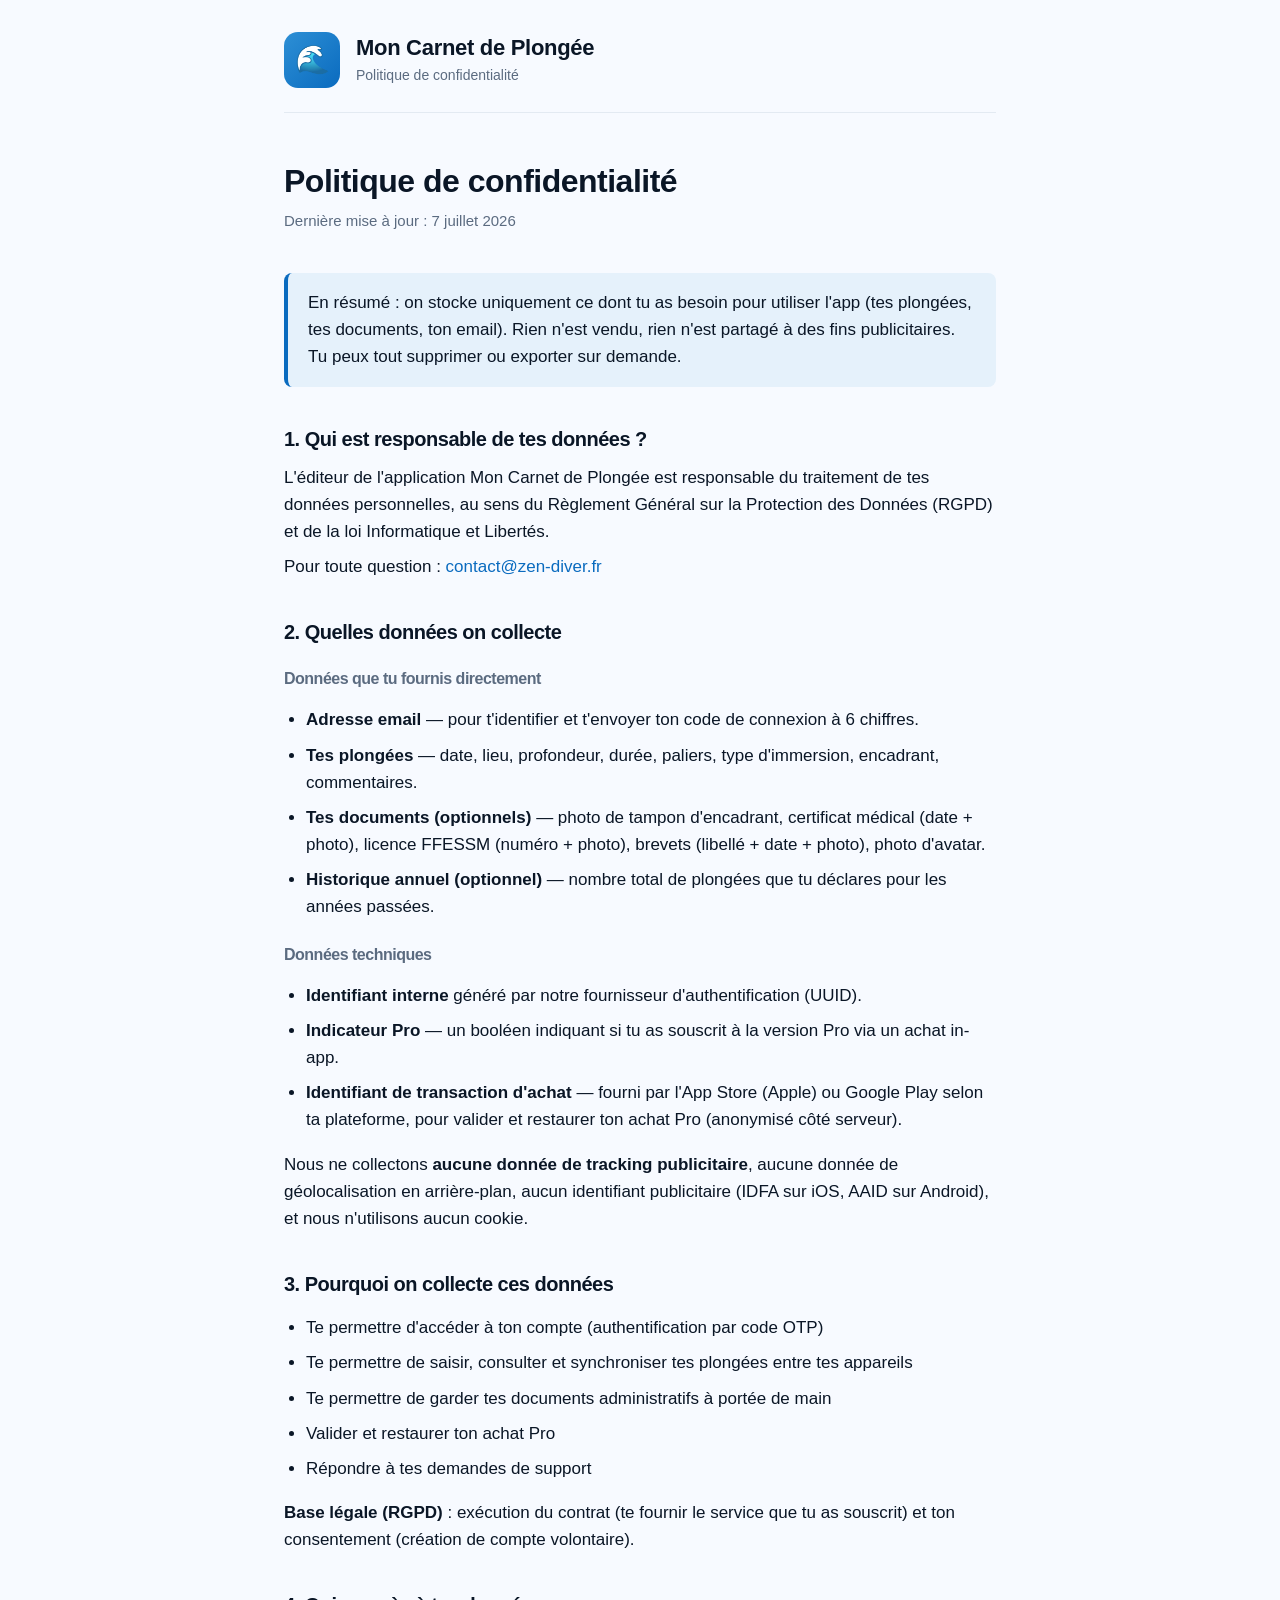
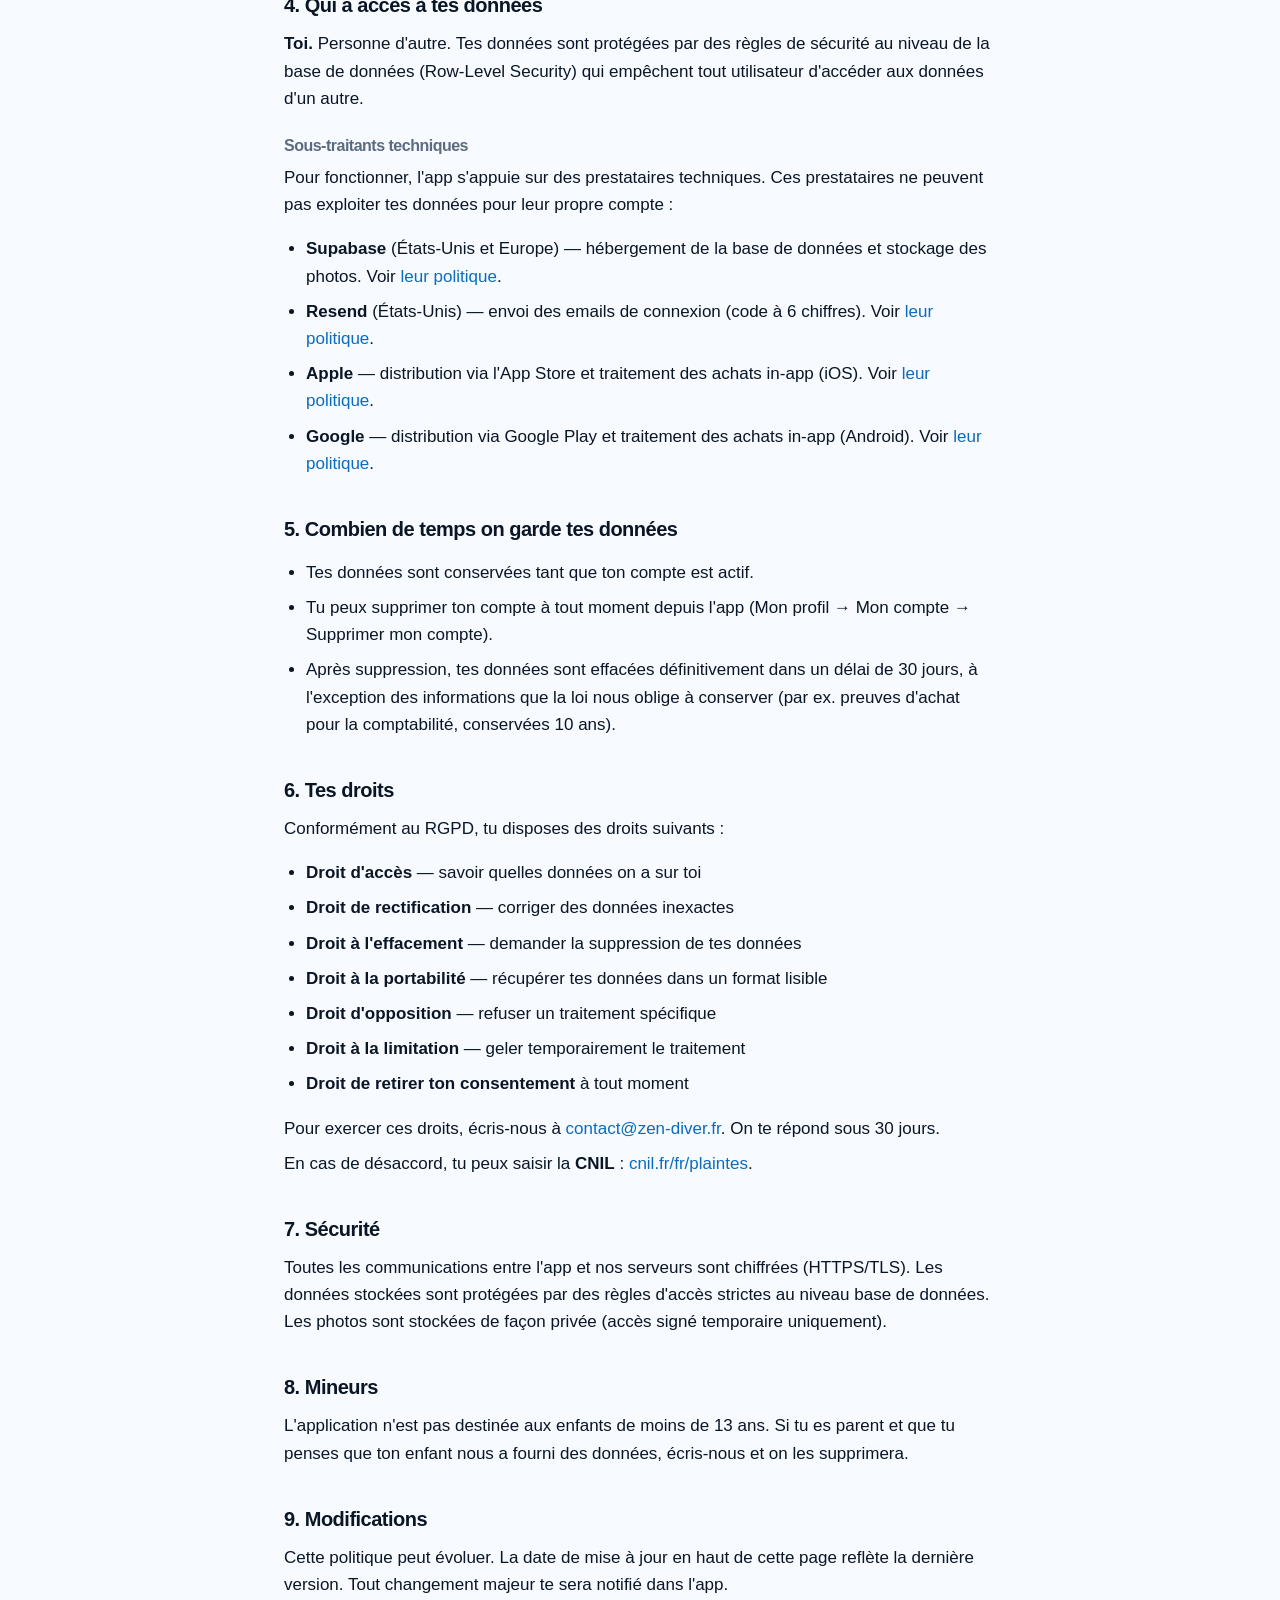
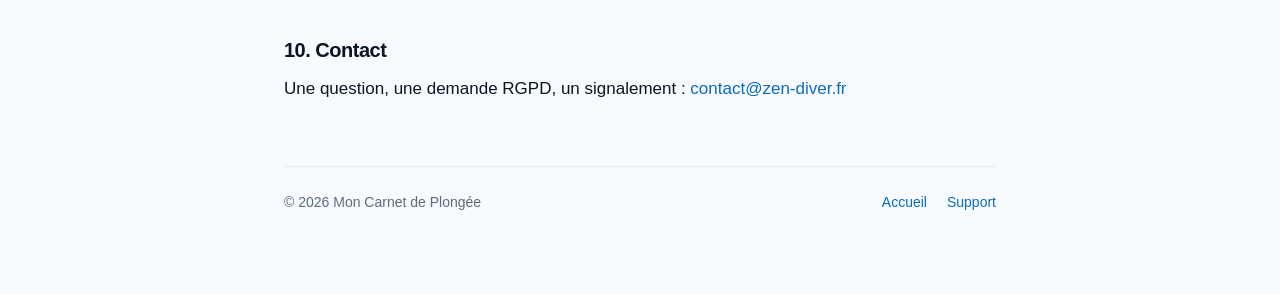
<file: privacy.html>
<!DOCTYPE html>
<html lang="fr">
<head>
  <meta charset="UTF-8">
  <meta name="viewport" content="width=device-width, initial-scale=1.0">
  <title>Politique de confidentialité — Mon Carnet de Plongée</title>
  <meta name="description" content="Comment Mon Carnet de Plongée collecte, stocke et protège tes données personnelles.">
  <link rel="stylesheet" href="style.css">
</head>
<body>
  <div class="container">
    <header class="site">
      <div class="logo">🌊</div>
      <div>
        <h1>Mon Carnet de Plongée</h1>
        <div class="subtitle">Politique de confidentialité</div>
      </div>
    </header>

    <h1 class="page-title">Politique de confidentialité</h1>
    <p class="page-subtitle">Dernière mise à jour : 7 juillet 2026</p>

    <div class="callout">
      <p>
        En résumé : on stocke uniquement ce dont tu as besoin pour utiliser l'app
        (tes plongées, tes documents, ton email). Rien n'est vendu, rien n'est partagé
        à des fins publicitaires. Tu peux tout supprimer ou exporter sur demande.
      </p>
    </div>

    <h2>1. Qui est responsable de tes données ?</h2>
    <p>
      L'éditeur de l'application Mon Carnet de Plongée est responsable du traitement
      de tes données personnelles, au sens du Règlement Général sur la Protection des
      Données (RGPD) et de la loi Informatique et Libertés.
    </p>
    <p>
      Pour toute question : <a href="mailto:contact@zen-diver.fr">contact@zen-diver.fr</a>
    </p>

    <h2>2. Quelles données on collecte</h2>

    <h3>Données que tu fournis directement</h3>
    <ul>
      <li><strong>Adresse email</strong> — pour t'identifier et t'envoyer ton code de connexion à 6 chiffres.</li>
      <li><strong>Tes plongées</strong> — date, lieu, profondeur, durée, paliers, type d'immersion, encadrant, commentaires.</li>
      <li><strong>Tes documents (optionnels)</strong> — photo de tampon d'encadrant, certificat médical (date + photo), licence FFESSM (numéro + photo), brevets (libellé + date + photo), photo d'avatar.</li>
      <li><strong>Historique annuel (optionnel)</strong> — nombre total de plongées que tu déclares pour les années passées.</li>
    </ul>

    <h3>Données techniques</h3>
    <ul>
      <li><strong>Identifiant interne</strong> généré par notre fournisseur d'authentification (UUID).</li>
      <li><strong>Indicateur Pro</strong> — un booléen indiquant si tu as souscrit à la version Pro via un achat in-app.</li>
      <li><strong>Identifiant de transaction d'achat</strong> — fourni par l'App Store (Apple) ou Google Play selon ta plateforme, pour valider et restaurer ton achat Pro (anonymisé côté serveur).</li>
    </ul>

    <p>
      Nous ne collectons <strong>aucune donnée de tracking publicitaire</strong>, aucune
      donnée de géolocalisation en arrière-plan, aucun identifiant publicitaire (IDFA sur iOS, AAID sur Android), et nous n'utilisons
      aucun cookie.
    </p>

    <h2>3. Pourquoi on collecte ces données</h2>
    <ul>
      <li>Te permettre d'accéder à ton compte (authentification par code OTP)</li>
      <li>Te permettre de saisir, consulter et synchroniser tes plongées entre tes appareils</li>
      <li>Te permettre de garder tes documents administratifs à portée de main</li>
      <li>Valider et restaurer ton achat Pro</li>
      <li>Répondre à tes demandes de support</li>
    </ul>

    <p>
      <strong>Base légale (RGPD)</strong> : exécution du contrat (te fournir le service que
      tu as souscrit) et ton consentement (création de compte volontaire).
    </p>

    <h2>4. Qui a accès à tes données</h2>
    <p>
      <strong>Toi.</strong> Personne d'autre. Tes données sont protégées par des règles
      de sécurité au niveau de la base de données (Row-Level Security) qui empêchent tout
      utilisateur d'accéder aux données d'un autre.
    </p>

    <h3>Sous-traitants techniques</h3>
    <p>
      Pour fonctionner, l'app s'appuie sur des prestataires techniques. Ces prestataires
      ne peuvent pas exploiter tes données pour leur propre compte :
    </p>
    <ul>
      <li>
        <strong>Supabase</strong> (États-Unis et Europe) — hébergement de la base de données
        et stockage des photos. Voir <a href="https://supabase.com/privacy" target="_blank" rel="noopener">leur politique</a>.
      </li>
      <li>
        <strong>Resend</strong> (États-Unis) — envoi des emails de connexion (code à 6 chiffres).
        Voir <a href="https://resend.com/legal/privacy-policy" target="_blank" rel="noopener">leur politique</a>.
      </li>
      <li>
        <strong>Apple</strong> — distribution via l'App Store et traitement des achats in-app (iOS).
        Voir <a href="https://www.apple.com/legal/privacy/fr-ww/" target="_blank" rel="noopener">leur politique</a>.
      </li>
      <li>
        <strong>Google</strong> — distribution via Google Play et traitement des achats in-app (Android).
        Voir <a href="https://policies.google.com/privacy?hl=fr" target="_blank" rel="noopener">leur politique</a>.
      </li>
    </ul>

    <h2>5. Combien de temps on garde tes données</h2>
    <ul>
      <li>Tes données sont conservées tant que ton compte est actif.</li>
      <li>Tu peux supprimer ton compte à tout moment depuis l'app (Mon profil → Mon compte → Supprimer mon compte).</li>
      <li>Après suppression, tes données sont effacées définitivement dans un délai de 30 jours, à l'exception des informations que la loi nous oblige à conserver (par ex. preuves d'achat pour la comptabilité, conservées 10 ans).</li>
    </ul>

    <h2>6. Tes droits</h2>
    <p>Conformément au RGPD, tu disposes des droits suivants :</p>
    <ul>
      <li><strong>Droit d'accès</strong> — savoir quelles données on a sur toi</li>
      <li><strong>Droit de rectification</strong> — corriger des données inexactes</li>
      <li><strong>Droit à l'effacement</strong> — demander la suppression de tes données</li>
      <li><strong>Droit à la portabilité</strong> — récupérer tes données dans un format lisible</li>
      <li><strong>Droit d'opposition</strong> — refuser un traitement spécifique</li>
      <li><strong>Droit à la limitation</strong> — geler temporairement le traitement</li>
      <li><strong>Droit de retirer ton consentement</strong> à tout moment</li>
    </ul>
    <p>
      Pour exercer ces droits, écris-nous à <a href="mailto:contact@zen-diver.fr">contact@zen-diver.fr</a>.
      On te répond sous 30 jours.
    </p>
    <p>
      En cas de désaccord, tu peux saisir la <strong>CNIL</strong> :
      <a href="https://www.cnil.fr/fr/plaintes" target="_blank" rel="noopener">cnil.fr/fr/plaintes</a>.
    </p>

    <h2>7. Sécurité</h2>
    <p>
      Toutes les communications entre l'app et nos serveurs sont chiffrées (HTTPS/TLS).
      Les données stockées sont protégées par des règles d'accès strictes au niveau base
      de données. Les photos sont stockées de façon privée (accès signé temporaire uniquement).
    </p>

    <h2>8. Mineurs</h2>
    <p>
      L'application n'est pas destinée aux enfants de moins de 13 ans. Si tu es parent
      et que tu penses que ton enfant nous a fourni des données, écris-nous et on les
      supprimera.
    </p>

    <h2>9. Modifications</h2>
    <p>
      Cette politique peut évoluer. La date de mise à jour en haut de cette page reflète
      la dernière version. Tout changement majeur te sera notifié dans l'app.
    </p>

    <h2>10. Contact</h2>
    <p>
      Une question, une demande RGPD, un signalement :
      <a href="mailto:contact@zen-diver.fr">contact@zen-diver.fr</a>
    </p>

    <footer class="site">
      <div>© 2026 Mon Carnet de Plongée</div>
      <nav>
        <a href="/">Accueil</a>
        <a href="/support">Support</a>
      </nav>
    </footer>
  </div>
</body>
</html>
</file>
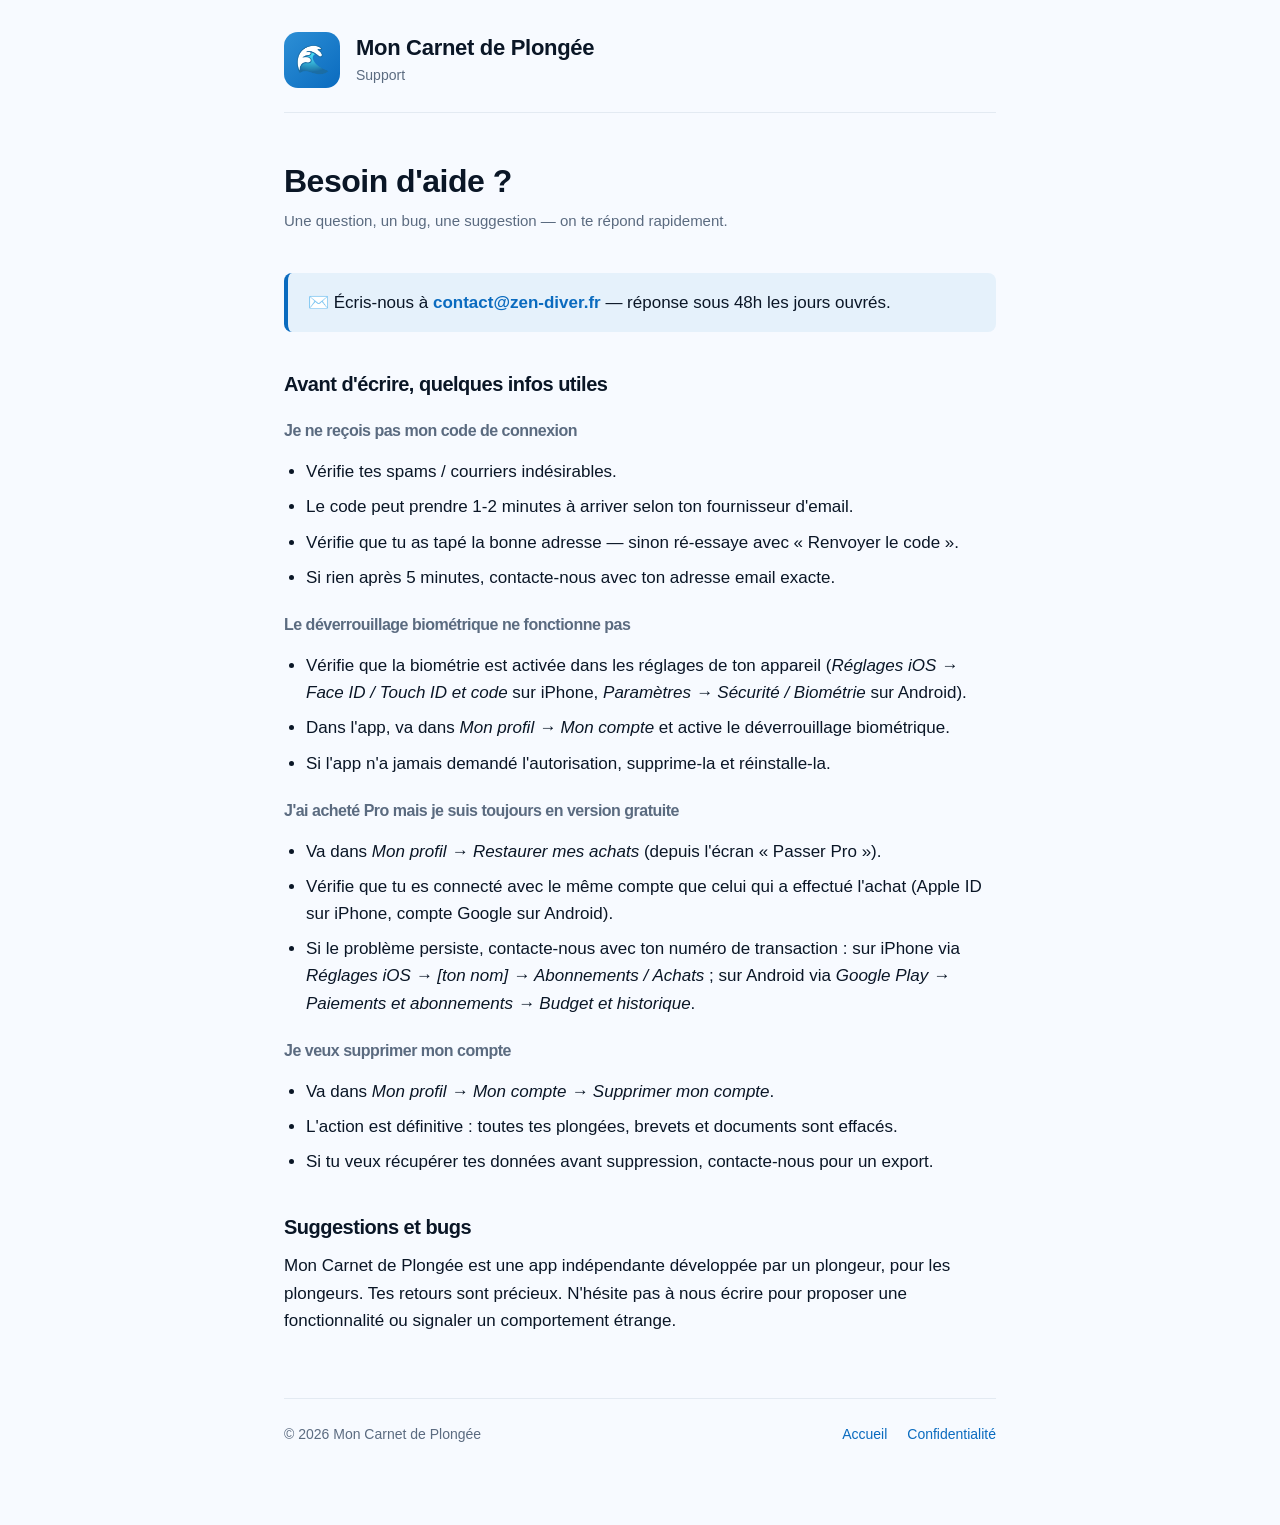
<file: support.html>
<!DOCTYPE html>
<html lang="fr">
<head>
  <meta charset="UTF-8">
  <meta name="viewport" content="width=device-width, initial-scale=1.0">
  <title>Support — Mon Carnet de Plongée</title>
  <meta name="description" content="Contact, support et aide pour l'application Mon Carnet de Plongée.">
  <link rel="stylesheet" href="style.css">
</head>
<body>
  <div class="container">
    <header class="site">
      <div class="logo">🌊</div>
      <div>
        <h1>Mon Carnet de Plongée</h1>
        <div class="subtitle">Support</div>
      </div>
    </header>

    <h1 class="page-title">Besoin d'aide ?</h1>
    <p class="page-subtitle">
      Une question, un bug, une suggestion — on te répond rapidement.
    </p>

    <div class="callout">
      <p>
        ✉️ Écris-nous à <a href="mailto:contact@zen-diver.fr"><strong>contact@zen-diver.fr</strong></a>
        — réponse sous 48h les jours ouvrés.
      </p>
    </div>

    <h2>Avant d'écrire, quelques infos utiles</h2>

    <h3>Je ne reçois pas mon code de connexion</h3>
    <ul>
      <li>Vérifie tes spams / courriers indésirables.</li>
      <li>Le code peut prendre 1-2 minutes à arriver selon ton fournisseur d'email.</li>
      <li>Vérifie que tu as tapé la bonne adresse — sinon ré-essaye avec « Renvoyer le code ».</li>
      <li>Si rien après 5 minutes, contacte-nous avec ton adresse email exacte.</li>
    </ul>

    <h3>Le déverrouillage biométrique ne fonctionne pas</h3>
    <ul>
      <li>Vérifie que la biométrie est activée dans les réglages de ton appareil (<em>Réglages iOS → Face ID / Touch ID et code</em> sur iPhone, <em>Paramètres → Sécurité / Biométrie</em> sur Android).</li>
      <li>Dans l'app, va dans <em>Mon profil → Mon compte</em> et active le déverrouillage biométrique.</li>
      <li>Si l'app n'a jamais demandé l'autorisation, supprime-la et réinstalle-la.</li>
    </ul>

    <h3>J'ai acheté Pro mais je suis toujours en version gratuite</h3>
    <ul>
      <li>Va dans <em>Mon profil → Restaurer mes achats</em> (depuis l'écran « Passer Pro »).</li>
      <li>Vérifie que tu es connecté avec le même compte que celui qui a effectué l'achat (Apple ID sur iPhone, compte Google sur Android).</li>
      <li>Si le problème persiste, contacte-nous avec ton numéro de transaction : sur iPhone via <em>Réglages iOS → [ton nom] → Abonnements / Achats</em> ; sur Android via <em>Google Play → Paiements et abonnements → Budget et historique</em>.</li>
    </ul>

    <h3>Je veux supprimer mon compte</h3>
    <ul>
      <li>Va dans <em>Mon profil → Mon compte → Supprimer mon compte</em>.</li>
      <li>L'action est définitive : toutes tes plongées, brevets et documents sont effacés.</li>
      <li>Si tu veux récupérer tes données avant suppression, contacte-nous pour un export.</li>
    </ul>

    <h2>Suggestions et bugs</h2>
    <p>
      Mon Carnet de Plongée est une app indépendante développée par un plongeur, pour
      les plongeurs. Tes retours sont précieux. N'hésite pas à nous écrire pour proposer
      une fonctionnalité ou signaler un comportement étrange.
    </p>

    <footer class="site">
      <div>© 2026 Mon Carnet de Plongée</div>
      <nav>
        <a href="/">Accueil</a>
        <a href="/privacy">Confidentialité</a>
      </nav>
    </footer>
  </div>
</body>
</html>
</file>
<file: style.css>
:root {
  --bg: #f7faff;
  --card: #ffffff;
  --text: #0a1626;
  --muted: #5b6b80;
  --primary: #0a6bbf;
  --primary-soft: #e5f1fb;
  --border: #e3eaf2;
  --radius: 16px;
  --max-width: 760px;
}

* { box-sizing: border-box; }

html, body {
  margin: 0;
  padding: 0;
  background: var(--bg);
  color: var(--text);
  font-family: -apple-system, BlinkMacSystemFont, "Segoe UI", Roboto, Helvetica, Arial, sans-serif;
  font-size: 17px;
  line-height: 1.6;
  -webkit-font-smoothing: antialiased;
}

a {
  color: var(--primary);
  text-decoration: none;
}
a:hover { text-decoration: underline; }

.container {
  max-width: var(--max-width);
  margin: 0 auto;
  padding: 32px 24px 80px;
}

header.site {
  display: flex;
  align-items: center;
  gap: 16px;
  margin-bottom: 48px;
  padding-bottom: 24px;
  border-bottom: 1px solid var(--border);
}

header.site .logo {
  width: 56px;
  height: 56px;
  border-radius: 14px;
  background: linear-gradient(135deg, #2d8fd5, #0a6bbf);
  display: flex;
  align-items: center;
  justify-content: center;
  color: #fff;
  font-size: 28px;
}

header.site h1 {
  margin: 0;
  font-size: 22px;
  letter-spacing: -0.3px;
}

header.site .subtitle {
  color: var(--muted);
  font-size: 14px;
  margin-top: 2px;
}

h1, h2, h3 {
  letter-spacing: -0.5px;
  line-height: 1.25;
}

h1.page-title {
  font-size: 32px;
  margin: 0 0 8px;
}

.page-subtitle {
  color: var(--muted);
  font-size: 15px;
  margin: 0 0 40px;
}

h2 {
  font-size: 20px;
  margin: 40px 0 12px;
}

h3 {
  font-size: 16px;
  margin: 24px 0 8px;
  color: var(--muted);
}

p, li {
  margin: 8px 0;
}

ul {
  padding-left: 22px;
}

.card {
  background: var(--card);
  border: 1px solid var(--border);
  border-radius: var(--radius);
  padding: 24px;
  margin: 16px 0;
}

.callout {
  background: var(--primary-soft);
  border-left: 4px solid var(--primary);
  border-radius: 8px;
  padding: 16px 20px;
  margin: 24px 0;
}

.callout p { margin: 0; }

.muted { color: var(--muted); font-size: 14px; }

footer.site {
  margin-top: 64px;
  padding-top: 24px;
  border-top: 1px solid var(--border);
  display: flex;
  flex-wrap: wrap;
  gap: 24px;
  justify-content: space-between;
  color: var(--muted);
  font-size: 14px;
}

footer.site nav {
  display: flex;
  gap: 20px;
  flex-wrap: wrap;
}

.cards {
  display: grid;
  grid-template-columns: 1fr 1fr;
  gap: 16px;
  margin-top: 32px;
}

.cards .card {
  margin: 0;
  display: flex;
  flex-direction: column;
  gap: 8px;
}

.cards .card h3 {
  color: var(--text);
  font-size: 17px;
  margin: 0;
}

.cards .card p {
  color: var(--muted);
  font-size: 14px;
  margin: 0;
}

@media (max-width: 560px) {
  .cards { grid-template-columns: 1fr; }
  h1.page-title { font-size: 26px; }
  .container { padding-top: 24px; }
}
</file>
